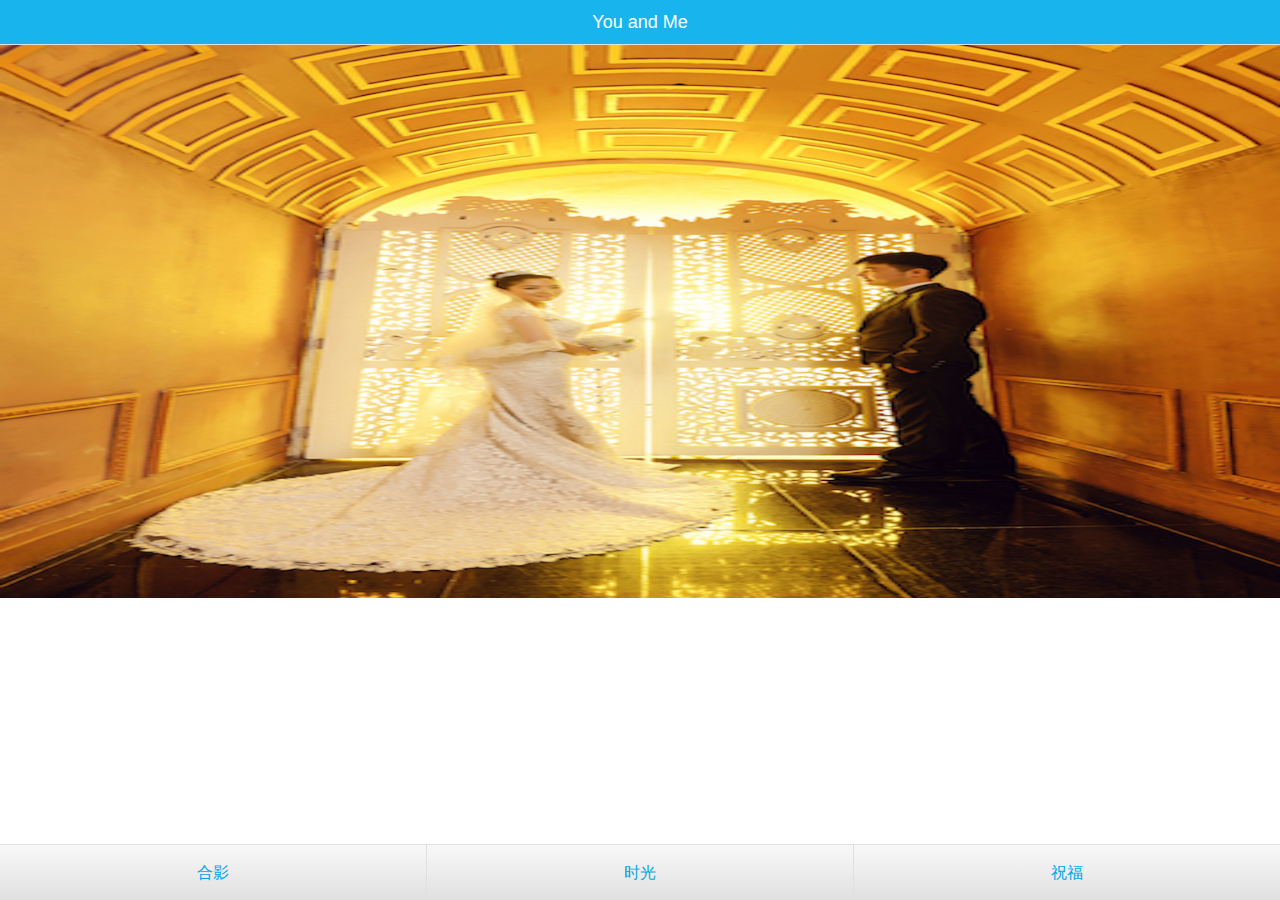
<file: index.html>
<!DOCTYPE html>
<html>

	<head lang="en">
		<meta charset="UTF-8">
		<meta name="viewport" content="initial-scale=1, maximum-scale=1, user-scalable=no">
		<meta name="format-detection" content="telephone=no">
		<title></title>
		<link rel="stylesheet" href="css/frozen.css">
		<link rel="stylesheet" href="css/demo.css">
		<script src="js/zepto.min.js"></script>
		<script src="js/frozen.js"></script>
		<style>

		</style>
	</head>

	<body ontouchstart>
		<header class="ui-header ui-header-positive ui-border-b">
			<h1>You and Me</h1>
		</header>
		<footer class="ui-footer ui-footer-btn">
			<ul class="ui-tiled ui-border-t">
				<li id="hy" class="ui-border-r">
					<div>合影</div>
				</li>
				<li id="sg" class="ui-border-r">
					<div>时光</div>
				</li>
				<li id="zf">
					<div >祝福</div>
				</li>
			</ul>
		</footer>
		<iframe id="main" src="photos.html" height="600" width="100%" scrolling="no" frameborder="0"></iframe>
			
		<!-- /.ui-container-->

		<!--<script src="js/digit.js"></script>
		<script src="js/countdown.js"></script>-->
		<script>
			var iFrame = document.getElementById("main");
			document.getElementById("zf").addEventListener("click",function(){
				window.location.href="wish.html";
			})
			document.getElementById("hy").addEventListener("click",function(){
				iFrame.src="photos.html";
			})
			document.getElementById("sg").addEventListener("click",function(){
				window.location.href="time.html";
			})
		</script>
	</body>

	<!--<body style="height: 100%;">
		<div>Wang Lei and Li Furong's wedding countdown:</div>
		<canvas id="canvas" style="height: 100%;">
        	当前浏览器不支持Canvas，请更换浏览器后再试
    </canvas> 
		<script src="js/zepto.min.js"></script>
        <script src="js/frozen.js"></script>
		<script src="js/digit.js"></script>
		<script src="js/countdown.js"></script>
	</body>-->

</html>
</file>
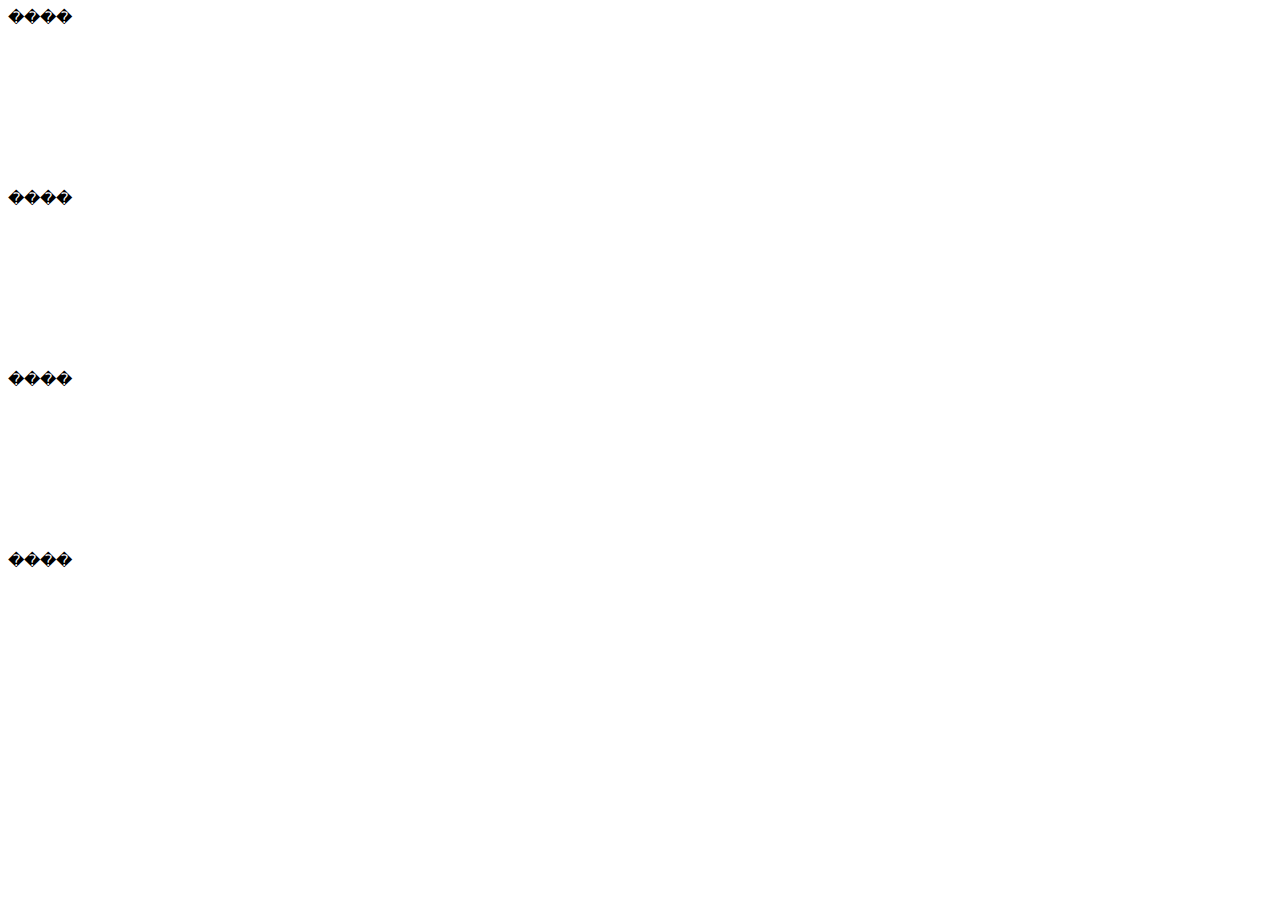
<file: iframe.html>
<!DOCTYPE html>
<html>
<head>
<meta charset="utf-8">
<title>��iframeǶ��ҳ��</title>
</head>
<body>

����<br/><br/><br/><br/><br/><br/><br/><br/><br/><br/>
����<br/><br/><br/><br/><br/><br/><br/><br/><br/><br/>
����<br/><br/><br/><br/><br/><br/><br/><br/><br/><br/>
����<br/><br/><br/><br/><br/><br/><br/><br/><br/><br/>

<iframe id="iframeC" name="iframeC" src="" width="0" height="0" style="display:none;" ></iframe>

<script type="text/javascript"> 
function sethash(){
    hashH = document.documentElement.scrollHeight; 
    urlC = "http://www.medicalcircle.cn/agent.html"; 
    document.getElementById("iframeC").src=urlC+"#"+hashH; 
}
window.onload=sethash;
</script>

</body>
</html>
</file>
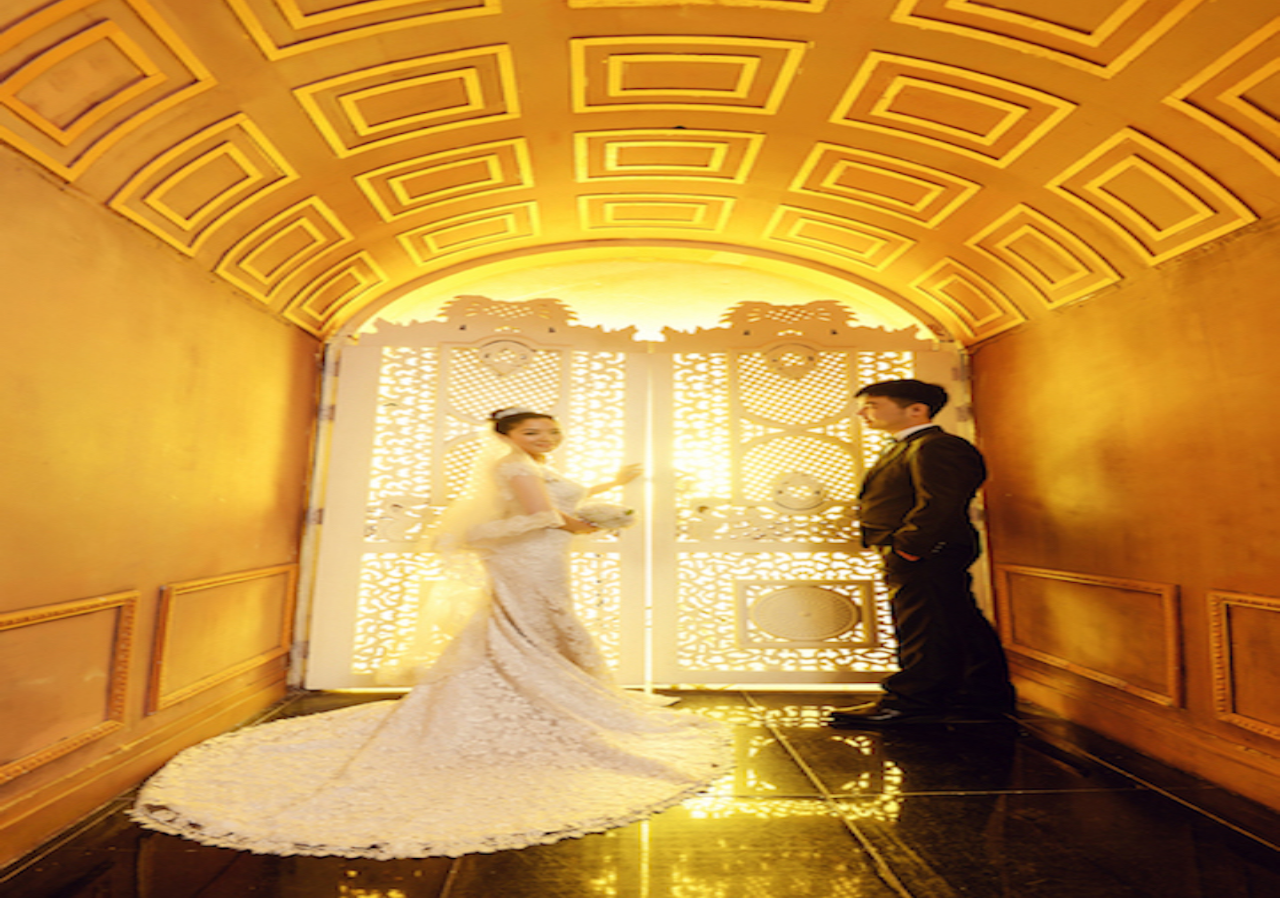
<file: photos.html>
<!DOCTYPE HTML>
<html>

	<head>
		<meta charset="UTF-8">
		<meta name="viewport" content="initial-scale=1, maximum-scale=1, user-scalable=no">
		<meta name="format-detection" content="telephone=no">
		<title>我和你的故事</title>
		<style>
			body {
				margin: 0;
				padding: 0;
				background: #fff;
				overflow: hidden;
			}
			
			li,
			ul {
				list-style: none;
				margin: 0;
				padding: 0;
				height: 100%;
				overflow: hidden;
			}
			/* 使得图片居中 webkit-box */
			
			li {
				position: absolute;
				display: -webkit-box;
				-webkit-box-pack: center;
				-webkit-box-align: center;
			}
			
			li img {
				max-width: 100%;
				max-height: 100%;
			}
			/* 隐藏画布外的内容 */
			
			#canvas {
				height: 100%;
				width: 100%;
				overflow: hidden;
			}
		</style>
	</head>

	<body>
		<!-- 外层画布 -->
		<div id="canvas"></div>
		<script type="text/javascript">
			//构造函数
			function Slider(opts) {
				//构造函数需要的参数
				this.wrap = opts.dom;
				this.list = opts.list;
				//构造三步奏
				this.init();
				this.renderDOM();
				this.bindDOM();
			}
			//第一步 -- 初始化
			Slider.prototype.init = function() {
				//设定窗口比率
				this.radio = window.innerHeight / window.innerWidth;
				//设定一页的宽度
				this.scaleW = window.innerWidth;
				//设定初始的索引值
				this.idx = 0;
			};
			//第二步 -- 根据数据渲染DOM
			Slider.prototype.renderDOM = function() {
				var wrap = this.wrap;
				var data = this.list;
				var len = data.length;
				this.outer = document.createElement('ul');
				//根据元素的
				for (var i = 0; i < len; i++) {
					var li = document.createElement('li');
					var item = data[i];
					li.style.width = window.innerWidth + 'px';
					li.style.webkitTransform = 'translate3d(' + i * this.scaleW + 'px, 0, 0)';
					if (item) {
						//根据窗口的比例与图片的比例来确定
						//图片是根据宽度来等比缩放还是根据高度来等比缩放
						if (item['height'] / item['width'] > this.radio) {
							li.innerHTML = '<img height="' + window.innerHeight + '" src="' + item['img'] + '">';
						} else {
							li.innerHTML = '<img width="' + window.innerWidth + '" src="' + item['img'] + '">';
						}
					}
					this.outer.appendChild(li);
				}
				//UL的宽度和画布宽度一致
				this.outer.style.cssText = 'width:' + this.scaleW + 'px';
				wrap.style.height = window.innerHeight + 'px';
				wrap.appendChild(this.outer);
			};
			Slider.prototype.goIndex = function(n) {
				var idx = this.idx;
				var lis = this.outer.getElementsByTagName('li');
				var len = lis.length;
				var cidx;
				//如果传数字 2,3 之类可以使得直接滑动到该索引
				if (typeof n == 'number') {
					cidx = idx;
					//如果是传字符则为索引的变化
				} else if (typeof n == 'string') {
					cidx = idx + n * 1;
				}
				//当索引右超出
				if (cidx > len - 1) {
					cidx = len - 1;
					//当索引左超出	
				} else if (cidx < 0) {
					cidx = 0;
				}
				//保留当前索引值
				this.idx = cidx;
				//改变过渡的方式，从无动画变为有动画
				lis[cidx].style.webkitTransition = '-webkit-transform 0.2s ease-out';
				lis[cidx - 1] && (lis[cidx - 1].style.webkitTransition = '-webkit-transform 0.2s ease-out');
				lis[cidx + 1] && (lis[cidx + 1].style.webkitTransition = '-webkit-transform 0.2s ease-out');
				//改变动画后所应该的位移值
				lis[cidx].style.webkitTransform = 'translate3d(0, 0, 0)';
				lis[cidx - 1] && (lis[cidx - 1].style.webkitTransform = 'translate3d(-' + this.scaleW + 'px, 0, 0)');
				lis[cidx + 1] && (lis[cidx + 1].style.webkitTransform = 'translate3d(' + this.scaleW + 'px, 0, 0)');
			};
			//第三步 -- 绑定 DOM 事件
			Slider.prototype.bindDOM = function() {
				var self = this;
				var scaleW = self.scaleW;
				var outer = self.outer;
				var len = self.list.length;
				//手指按下的处理事件
				var startHandler = function(evt) {
					//记录刚刚开始按下的时间
					self.startTime = new Date() * 1;
					//记录手指按下的坐标
					self.startX = evt.touches[0].pageX;
					//清除偏移量
					self.offsetX = 0;
					//事件对象
					var target = evt.target;
					while (target.nodeName != 'LI' && target.nodeName != 'BODY') {
						target = target.parentNode;
					}
					self.target = target;
				};
				//手指移动的处理事件
				var moveHandler = function(evt) {
					//兼容chrome android，阻止浏览器默认行为
					evt.preventDefault();
					//计算手指的偏移量
					self.offsetX = evt.targetTouches[0].pageX - self.startX;
					var lis = outer.getElementsByTagName('li');
					//起始索引
					var i = self.idx - 1;
					//结束索引
					var m = i + 3;
					//最小化改变DOM属性
					for (i; i < m; i++) {
						lis[i] && (lis[i].style.webkitTransition = '-webkit-transform 0s ease-out');
						lis[i] && (lis[i].style.webkitTransform = 'translate3d(' + ((i - self.idx) * self.scaleW + self.offsetX) + 'px, 0, 0)');
					}
				};
				//手指抬起的处理事件
				var endHandler = function(evt) {
					evt.preventDefault();
					//边界就翻页值
					var boundary = scaleW / 6;
					//手指抬起的时间值
					var endTime = new Date() * 1;
					//所有列表项
					var lis = outer.getElementsByTagName('li');
					//当手指移动时间超过300ms 的时候，按位移算
					if (endTime - self.startTime > 300) {
						if (self.offsetX >= boundary) {
							self.goIndex('-1');
						} else if (self.offsetX < 0 && self.offsetX < -boundary) {
							self.goIndex('+1');
						} else {
							self.goIndex('0');
						}
					} else {
						//优化
						//快速移动也能使得翻页
						if (self.offsetX > 50) {
							self.goIndex('-1');
						} else if (self.offsetX < -50) {
							self.goIndex('+1');
						} else {
							self.goIndex('0');
						}
					}
				};
				//绑定事件
				outer.addEventListener('touchstart', startHandler);
				outer.addEventListener('touchmove', moveHandler);
				outer.addEventListener('touchend', endHandler);
			};
			var list;

			function initList() {
				var listStr = "[";
				for (var i = 1; i < 51; i++) {
					listStr += "{img:'img/1 (" + i + ").jpg'},"
				}
				listStr = listStr.substring(0, listStr.length - 1)
				listStr += "]";
				list = eval(listStr);
			}
			initList();
			//初始化Slider 实例
			new Slider({
				dom: document.getElementById('canvas'),
				list: list
			});
		</script>
	</body>
</html>
</file>
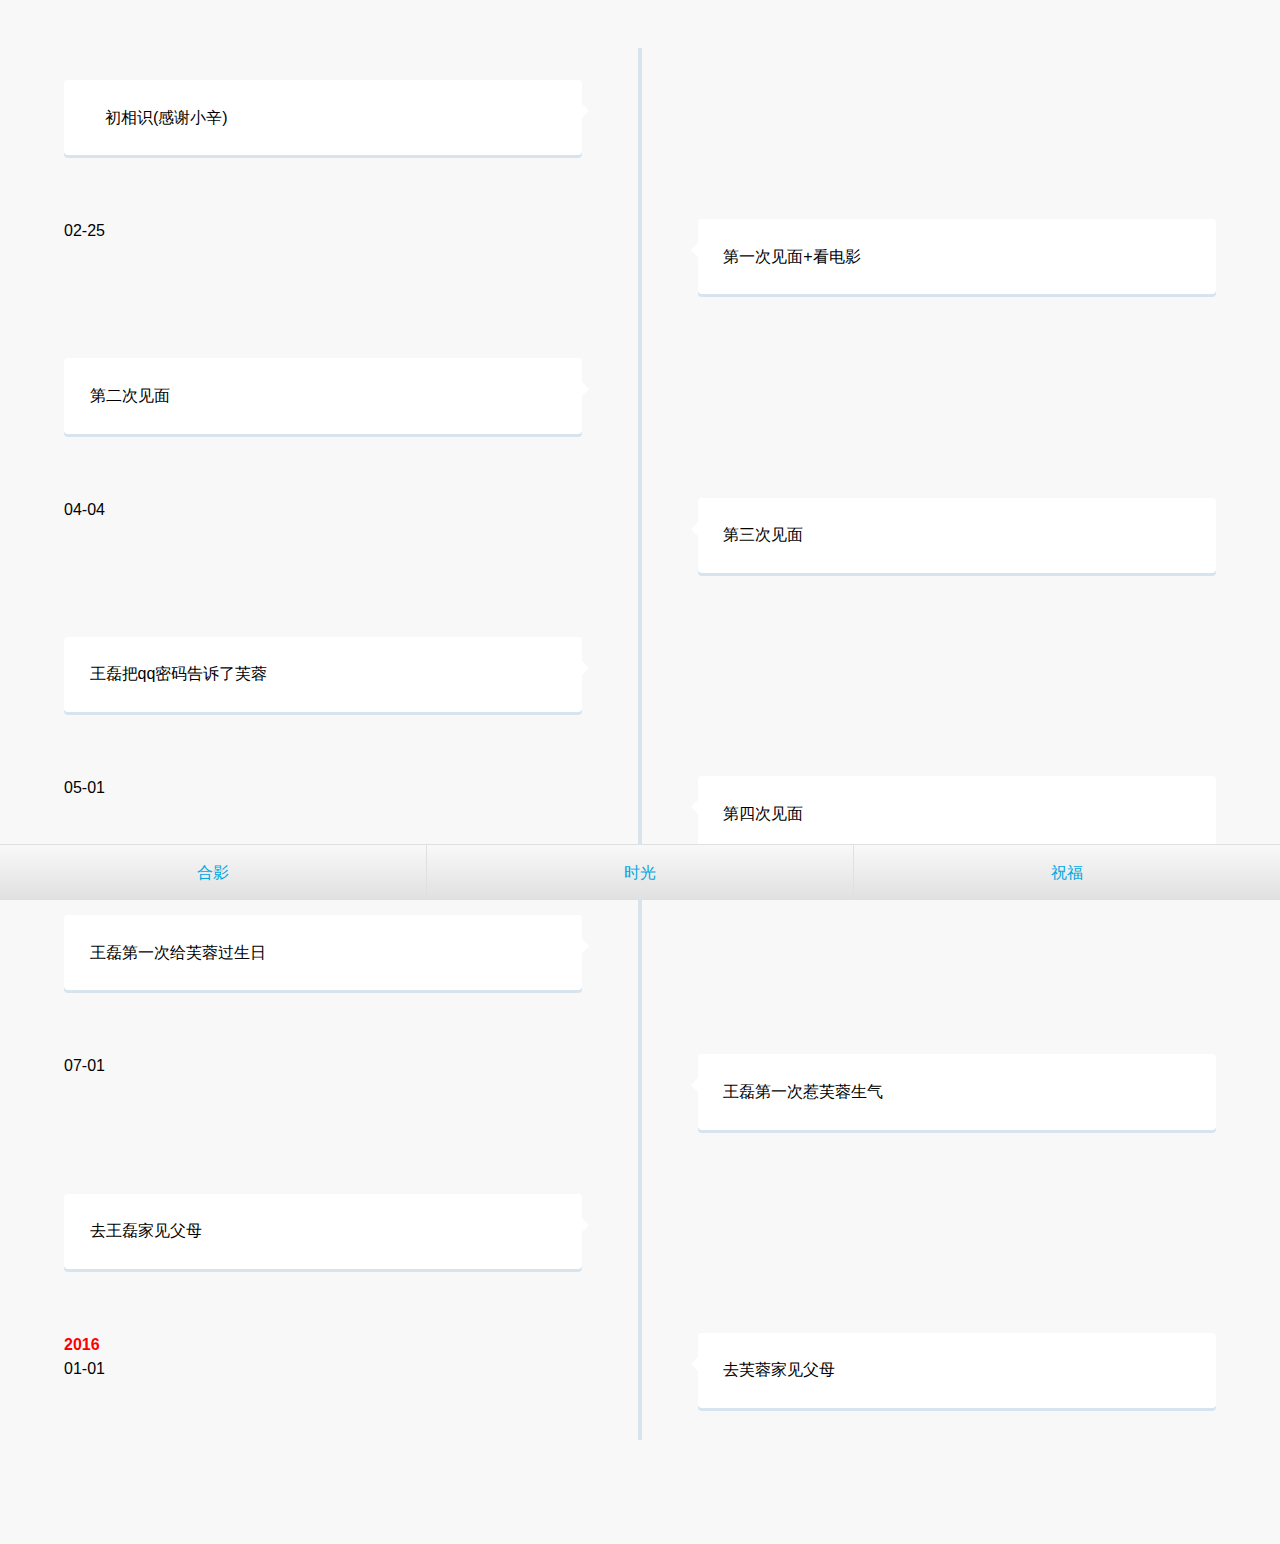
<file: time.html>
<!DOCTYPE HTML>
<html>

	<head>
		<meta charset="UTF-8">
		<meta name="viewport" content="initial-scale=1, maximum-scale=1, user-scalable=no">
		<meta name="format-detection" content="telephone=no">
		<title>我和你的故事</title>
		<link rel="stylesheet" href="css/style.css" />
		<link rel="stylesheet" href="css/frozen.css">
		<script type="text/javascript" src="js/zepto.min.js"></script>
		<script type="text/javascript" src="js/frozen.js"></script>
		<style type="text/css">
		   p{
		   	color: red;
		   	font-weight: bold;
		   }
		</style>
	</head>

	<body>
		<footer class="ui-footer ui-footer-btn">
			<ul class="ui-tiled ui-border-t">
				<li id="hy" class="ui-border-r">
					<div>合影</div>
				</li>
				<li id="sg" class="ui-border-r">
					<div>时光</div>
				</li>
				<li id="zf">
					<div>祝福</div>
				</li>
			</ul>
		</footer>
		<section id="cd-timeline" class="cd-container ui-container">
			<div class="cd-timeline-block">
				<div style="float: left;">
					<p>2015</p>
					<span class="cd-date">01-31</span>
				</div>
				<div class="cd-timeline-content">
					<h4>初相识(感谢小辛)</h4>
				</div>
			</div>
			<div class="cd-timeline-block">
				<div style="float: left;">
					<span class="cd-date">02-25</span>
				</div>
				<div class="cd-timeline-content">
					<h4>第一次见面+看电影</h4>
				</div>
			</div>
			<div class="cd-timeline-block">
				<div style="float: left;">
					<span class="cd-date">03-20</span>
				</div>
				<div class="cd-timeline-content">
					<h4>第二次见面</h4>
				</div>
			</div>
			<div class="cd-timeline-block">
				<div style="float: left;">
					<span class="cd-date">04-04</span>
				</div>
				<div class="cd-timeline-content">
					<h4>第三次见面</h4>
				</div>
			</div>
			<div class="cd-timeline-block">
				<div style="float: left;">
					<span class="cd-date">04-10</span>
				</div>
				<div class="cd-timeline-content">
					<h4>王磊把qq密码告诉了芙蓉</h4>
				</div>
			</div>
			<div class="cd-timeline-block">
				<div style="float: left;">
					<span class="cd-date">05-01</span>
				</div>
				<div class="cd-timeline-content">
					<h4>第四次见面</h4>
				</div>
			</div>
			<div class="cd-timeline-block">
				<div style="float: left;">
					<span class="cd-date">06-18</span>
				</div>
				<div class="cd-timeline-content">
					<h4>王磊第一次给芙蓉过生日</h4>
				</div>
			</div>
			<div class="cd-timeline-block">
				<div style="float: left;">
					<span class="cd-date">07-01</span>
				</div>
				<div class="cd-timeline-content">
					<h4>王磊第一次惹芙蓉生气</h4>
				</div>
			</div>
			<div class="cd-timeline-block">
				<div style="float: left;">
					<span class="cd-date">10-03</span>
				</div>
				<div class="cd-timeline-content">
					<h4>去王磊家见父母</h4>
				</div>
			</div>
			<div class="cd-timeline-block">
				<div style="float: left;">
					<p>2016</p>
					<span class="cd-date">01-01</span>
				</div>
				<div class="cd-timeline-content">
					<h4>去芙蓉家见父母</h4>
				</div>
			</div>
		</section>
		<script>
			document.getElementById("zf").addEventListener("tap",function(){
				window.location.href="wish.html";
			})
			document.getElementById("hy").addEventListener("tap",function(){
				window.location.href="index.html";
			})
			document.getElementById("sg").addEventListener("tap",function(){
				window.location.href="time.html";
			})
		</script>
	</body>

</html>
</file>
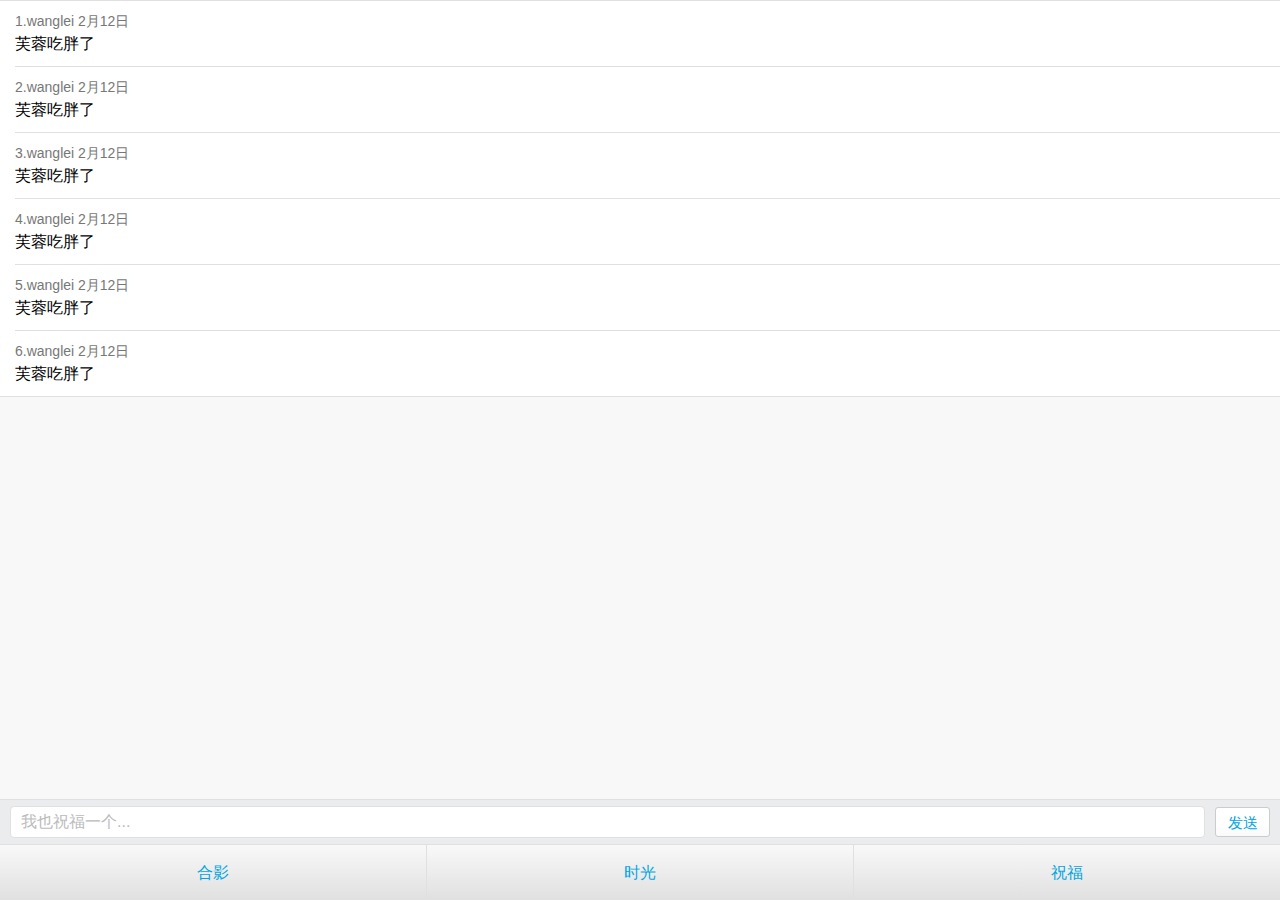
<file: wish.html>
<!DOCTYPE html>
<html>

	<head>
		<meta charset="UTF-8">
		<meta name="viewport" content="initial-scale=1, maximum-scale=1, user-scalable=no">
		<meta name="format-detection" content="telephone=no">
		<title>我和你的故事</title>
		<link rel="stylesheet" href="css/frozen.css">
		<script type="text/javascript" src="js/zepto.min.js"></script>
		<script type="text/javascript" src="js/frozen.js"></script>
		<script type="text/javascript" src="js/fx.js"></script>
		<script type="text/javascript" src="js/fx_method.js"></script>
	</head>

	<body ontouchstart>
		<!--<header class="ui-header ui-header-positive ui-border-b">
			<h1>You and Me</h1>
		</header>-->
		<footer class="ui-footer ui-footer-btn">
			<ul class="ui-tiled ui-border-t">
				<li id="hy" class="ui-border-r">
					<div>合影</div>
				</li>
				<li id="sg" class="ui-border-r">
					<div>时光</div>
				</li>
				<li id="zf">
					<div>祝福</div>
				</li>
			</ul>
		</footer>
		<section class="ui-container">
			<div id="con">
				<ul class="ui-list ui-list-pure ui-border-tb">
					<li class="ui-border-t">
						<p><span>1.wanglei </span><span class="date"> 2月12日</span></p>
						<h4>芙蓉吃胖了</h4>
					</li>
					<li class="ui-border-t">
						<p><span>2.wanglei </span><span class="date"> 2月12日</span></p>
						<h4>芙蓉吃胖了</h4>
					</li>
					<li class="ui-border-t">
						<p><span>3.wanglei </span><span class="date"> 2月12日</span></p>
						<h4>芙蓉吃胖了</h4>
					</li>
					<li class="ui-border-t">
						<p><span>4.wanglei </span><span class="date"> 2月12日</span></p>
						<h4>芙蓉吃胖了</h4>
					</li>
					<li class="ui-border-t">
						<p><span>5.wanglei </span><span class="date"> 2月12日</span></p>
						<h4>芙蓉吃胖了</h4>
					</li>
					<li class="ui-border-t">
						<p><span>6.wanglei </span><span class="date"> 2月12日</span></p>
						<h4>芙蓉吃胖了</h4>
					</li>

				</ul>
			</div>
			<section id="form" style="position: absolute;bottom: 56px;width:100%">
				<div class="demo-item">
					<div class="demo-block">
						<section class="ui-input-wrap ui-border-t">
							<div class="ui-input ui-border-radius">
								<input type="text" name="" value="" placeholder="我也祝福一个...">
							</div>
							<button class="ui-btn">发送</button>
						</section>
					</div>
				</div>
			</section>
		</section>

		<script>
			/*前台会议滚动*/
			(function() {
				setInterval(function() {
					var $ul = $("#con ul");
					var liHeight = $ul.find("li").last().height();
					$ul.animate({
						marginTop: liHeight + "px"
					}, 1000, function() {
						$ul.find("li").last().prependTo($ul)
						$ul.find("li").first().hide();
						$ul.css({
							marginTop: 0
						});
						$ul.find("li").first().fadeIn(1000);
					});
				}, 3000);
			})();
			document.getElementById("zf").addEventListener("tap",function(){
				window.location.href="wish.html";
			})
			document.getElementById("hy").addEventListener("tap",function(){
				window.location.href="index.html";
			})
			document.getElementById("sg").addEventListener("tap",function(){
				window.location.href="time.html";
			})
		</script>
	</body>

</html>
</file>
<file: css/frozen.css>
@charset "UTF-8";@media screen and (max-width:319px){html{font-size:85.33333px}}@media screen and (min-width:320px) and (max-width:359px){html{font-size:85.33333px}}@media screen and (min-width:360px) and (max-width:374px){html{font-size:96px}}@media screen and (min-width:375px) and (max-width:383px){html{font-size:100px}}@media screen and (min-width:384px) and (max-width:399px){html{font-size:102.4px}}@media screen and (min-width:400px) and (max-width:413px){html{font-size:106.66667px}}@media screen and (min-width:414px){html{font-size:110.4px}}body,div,dl,dt,dd,ul,ol,li,h1,h2,h3,h4,h5,h6,pre,code,form,fieldset,legend,input,textarea,p,blockquote,th,td,header,hgroup,nav,section,article,aside,footer,figure,figcaption,menu,button{margin:0;padding:0}body{font-family:"Helvetica Neue",Helvetica,STHeiTi,sans-serif;line-height:1.5;font-size:16px;color:#000;background-color:#f8f8f8;-webkit-user-select:none;-webkit-text-size-adjust:100%;-webkit-tap-highlight-color:transparent;outline:0}h1,h2,h3,h4,h5,h6{font-size:100%;font-weight:400}table{border-collapse:collapse;border-spacing:0}caption,th{text-align:left}fieldset,img{border:0}li{list-style:none}ins{text-decoration:none}del{text-decoration:line-through}input,button,textarea,select,optgroup,option{font-family:inherit;font-size:inherit;font-style:inherit;font-weight:inherit;outline:0}button{-webkit-appearance:none;border:0;background:0 0}a{-webkit-touch-callout:none;text-decoration:none}:focus{outline:0;-webkit-tap-highlight-color:transparent}em,i{font-style:normal}@font-face{font-family:iconfont;src:url(../font/iconfont.ttf) format("truetype")}.ui-icon,[class^=ui-icon-]{font-family:iconfont!important;font-size:32px;line-height:44px;font-style:normal;-webkit-font-smoothing:antialiased;-webkit-text-stroke-width:.2px;display:block;color:rgba(0,0,0,.5)}.ui-icon-close:before{content:""}.ui-icon-search:before{content:""}.ui-icon-return:before{content:""}.ui-icon-close,.ui-icon-search{color:#8e8e93}@font-face{font-family:iconfont;src:url(../font/iconfont-full.ttf) format("truetype")}.ui-icon,[class^=ui-icon-]{font-family:iconfont!important;font-size:32px;line-height:44px;font-style:normal;-webkit-font-smoothing:antialiased;-webkit-text-stroke-width:.2px;display:block;color:rgba(0,0,0,.5)}.ui-icon-add:before{content:"\f615"}.ui-icon-more:before{content:"\f616"}.ui-icon-arrow:before{content:"\f600"}.ui-icon-return:before{content:"\f614"}.ui-icon-checked:before{content:"\f601"}.ui-icon-checked-s:before{content:"\f602"}.ui-icon-info-block:before{content:"\f603"}.ui-icon-success-block:before{content:"\f604"}.ui-icon-warn-block:before{content:"\f605"}.ui-icon-info:before{content:"\f606"}.ui-icon-success:before{content:"\f607"}.ui-icon-warn:before{content:"\f608"}.ui-icon-next:before{content:"\f617"}.ui-icon-prev:before{content:"\f618"}.ui-icon-tag:before{content:"\f60d"}.ui-icon-tag-pop:before{content:"\f60f"}.ui-icon-tag-s:before{content:"\f60e"}.ui-icon-warn-lg:before{content:"\f609"}.ui-icon-close:before{content:"\f60a"}.ui-icon-close-progress:before{content:"\f619"}.ui-icon-close-page:before{content:"\f60b"}.ui-icon-emo:before{content:"\f61a"}.ui-icon-delete:before{content:"\f61b"}.ui-icon-search:before{content:"\f60c"}.ui-icon-order:before{content:"\f61c"}.ui-icon-news:before{content:"\f61d"}.ui-icon-personal:before{content:"\f61e"}.ui-icon-dressup:before{content:"\f61f"}.ui-icon-cart:before{content:"\f620"}.ui-icon-history:before{content:"\f621"}.ui-icon-wallet:before{content:"\f622"}.ui-icon-refresh:before{content:"\f623"}.ui-icon-thumb:before{content:"\f624"}.ui-icon-file:before{content:"\f625"}.ui-icon-hall:before{content:"\f626"}.ui-icon-voice:before{content:"\f627"}.ui-icon-unfold:before{content:"\f628"}.ui-icon-gototop:before{content:"\f629"}.ui-icon-share:before{content:"\f62a"}.ui-icon-home:before{content:"\f62b"}.ui-icon-pin:before{content:"\f62c"}.ui-icon-star:before{content:"\f62d"}.ui-icon-bugle:before{content:"\f62e"}.ui-icon-trend:before{content:"\f62f"}.ui-icon-unchecked:before{content:"\f610"}.ui-icon-unchecked-s:before{content:"\f611"}.ui-icon-play-active:before{content:"\f630"}.ui-icon-stop-active:before{content:"\f631"}.ui-icon-play:before{content:"\f632"}.ui-icon-stop:before{content:"\f633"}.ui-icon-set:before{content:"\f634"}.ui-icon-add-group:before{content:"\f635"}.ui-icon-add-people:before{content:"\f636"}.ui-icon-pc:before{content:"\f637"}.ui-icon-scan:before{content:"\f638"}.ui-icon-tag-svip:before{content:"\f613"}.ui-icon-tag-vip:before{content:"\f612"}.ui-icon-male:before{content:"\f639"}.ui-icon-female:before{content:"\f63a"}.ui-icon-collect:before{content:"\f63b"}.ui-icon-commented:before{content:"\f63c"}.ui-icon-like:before{content:"\f63d"}.ui-icon-liked:before{content:"\f63e"}.ui-icon-comment:before{content:"\f63f"}.ui-icon-collected:before{content:"\f640"}a{color:#00a5e0}em{color:#ff8444}::-webkit-input-placeholder{color:#bbb}h1{font-size:18px}h2{font-size:17px}h3,h4{font-size:16px}h5,.ui-txt-sub{font-size:14px}h6,.ui-txt-tips{font-size:12px}.ui-txt-default{color:#000}.ui-txt-white{color:#fff}.ui-txt-info{color:#777}.ui-txt-muted{color:#bbb}.ui-txt-warning,.ui-txt-red{color:#ff4222}.ui-txt-feeds{color:#314c83}.ui-txt-highlight{color:#ff8444}.ui-txt-justify{text-align:justify}.ui-txt-justify-one{text-align:justify;overflow:hidden;height:24px}.ui-txt-justify-one:after{display:inline-block;content:'';overflow:hidden;width:100%;height:0}.ui-border-t{border-top:1px solid #e0e0e0}.ui-border-b{border-bottom:1px solid #e0e0e0}.ui-border-tb{border-top:#e0e0e0 1px solid;border-bottom:#e0e0e0 1px solid;background-image:none}.ui-border-l{border-left:1px solid #e0e0e0}.ui-border-r{border-right:1px solid #e0e0e0}.ui-border{border:1px solid #e0e0e0}.ui-border-radius{border:1px solid #e0e0e0;border-radius:4px}@media screen and (-webkit-min-device-pixel-ratio:2){.ui-border-radius{position:relative;border:0}.ui-border-radius:before{content:"";width:200%;height:200%;position:absolute;top:0;left:0;border:1px solid #e0e0e0;-webkit-transform:scale(0.5);-webkit-transform-origin:0 0;padding:1px;-webkit-box-sizing:border-box;border-radius:8px;pointer-events:none}}@media screen and (-webkit-min-device-pixel-ratio:2){.ui-border{position:relative;border:0}.ui-border-t,.ui-border-b,.ui-border-l,.ui-border-r,.ui-border-tb{border:0}.ui-border-t{background-position:left top;background-image:-webkit-gradient(linear,left bottom,left top,color-stop(0.5,transparent),color-stop(0.5,#e0e0e0),to(#e0e0e0))}.ui-border-b{background-position:left bottom;background-image:-webkit-gradient(linear,left top,left bottom,color-stop(0.5,transparent),color-stop(0.5,#e0e0e0),to(#e0e0e0))}.ui-border-t,.ui-border-b,.ui-border-tb{background-repeat:repeat-x;-webkit-background-size:100% 1px}.ui-border-tb{background-image:-webkit-gradient(linear,left bottom,left top,color-stop(0.5,transparent),color-stop(0.5,#e0e0e0),to(#e0e0e0)),-webkit-gradient(linear,left top,left bottom,color-stop(0.5,transparent),color-stop(0.5,#e0e0e0),to(#e0e0e0));background-position:top,bottom}.ui-border-l{background-position:left top;background-image:-webkit-gradient(linear,right top,left top,color-stop(0.5,transparent),color-stop(0.5,#e0e0e0),to(#e0e0e0))}.ui-border-r{background-position:right top;background-image:-webkit-gradient(linear,left top,right top,color-stop(0.5,transparent),color-stop(0.5,#e0e0e0),to(#e0e0e0))}.ui-border-l,.ui-border-r{background-repeat:repeat-y;-webkit-background-size:1px 100%}.ui-border:after{content:"";width:100%;height:100%;position:absolute;top:0;left:0;background-image:-webkit-gradient(linear,left bottom,left top,color-stop(0.5,transparent),color-stop(0.5,#e0e0e0),to(#e0e0e0)),-webkit-gradient(linear,left top,right top,color-stop(0.5,transparent),color-stop(0.5,#e0e0e0),to(#e0e0e0)),-webkit-gradient(linear,left top,left bottom,color-stop(0.5,transparent),color-stop(0.5,#e0e0e0),to(#e0e0e0)),-webkit-gradient(linear,right top,left top,color-stop(0.5,transparent),color-stop(0.5,#e0e0e0),to(#e0e0e0));-webkit-background-size:100% 1px,1px 100%,100% 1px,1px 100%;background-size:100% 1px,1px 100%,100% 1px,1px 100%;-webkit-background-size:100% 1px,1px 100%,100% 1px,1px 100%;background-size:100% 1px,1px 100%,100% 1px,1px 100%;background-repeat:no-repeat;background-position:top,right,bottom,left;padding:1px;-webkit-box-sizing:border-box;z-index:10;pointer-events:none}}.ui-arrowlink{position:relative}.ui-arrowlink:before{font-family:iconfont!important;font-size:32px;line-height:44px;font-style:normal;-webkit-font-smoothing:antialiased;-webkit-text-stroke-width:.2px;display:block;color:rgba(0,0,0,.5);color:#c7c7c7;content:"";position:absolute;right:15px;top:50%;margin-top:-22px;margin-right:-10px}@media (max-width:320px){.ui-arrowlink:before{right:10px}}.ui-arrowlink.active{background:#e5e6e7}.ui-nowrap{max-width:100%;overflow:hidden;white-space:nowrap;text-overflow:ellipsis}.ui-nowrap-flex{display:-webkit-box;overflow:hidden;text-overflow:ellipsis;-webkit-box-orient:vertical;-webkit-line-clamp:1;-webkit-box-flex:1;height:inherit}.ui-nowrap-multi{display:-webkit-box;overflow:hidden;text-overflow:ellipsis;-webkit-box-orient:vertical;-webkit-line-clamp:2}.ui-placehold-wrap{padding-top:31.25%;position:relative}.ui-placehold{color:#bbb;position:absolute;top:0;width:100%;display:-webkit-box;-webkit-box-orient:vertical;-webkit-box-pack:center;-webkit-box-align:center;-webkit-box-sizing:border-box;text-align:center;height:100%;z-index:-1}.ui-placehold-img{padding-top:31.25%;position:relative}.ui-placehold-img>span{width:100%;height:100%;position:absolute;top:0;left:0;z-index:1;background-repeat:no-repeat;-webkit-background-size:cover}.ui-placehold-img img{width:100%;height:100%}.ui-grid,.ui-grid-trisect,.ui-grid-halve{padding-left:15px;padding-right:10px;overflow:hidden;padding-top:10px}@media (max-width:320px){.ui-grid,.ui-grid-trisect,.ui-grid-halve{padding-left:10px;padding-right:5px}}.ui-grid li,.ui-grid-trisect li,.ui-grid-halve li{padding-right:5px;padding-bottom:10px;float:left;position:relative;-webkit-box-sizing:border-box}.ui-grid-trisect>li{width:33.3333%}.ui-grid-trisect-img{padding-top:149.47%}.ui-grid-trisect h4{position:relative;margin:7px 0 3px}.ui-grid-trisect h4 span{display:inline-block;margin-left:12px;color:#777}.ui-grid-halve>li{width:50%}.ui-grid-halve-img{padding-top:55.17%}.ui-grid-trisect-img,.ui-grid-halve-img{position:relative;width:100%}.ui-grid-trisect-img>span,.ui-grid-halve-img>span{width:100%;height:100%;position:absolute;top:0;left:0;z-index:1;background-repeat:no-repeat;-webkit-background-size:cover}.ui-grid-trisect-img img,.ui-grid-halve-img img{width:100%;height:100%;position:absolute;left:0;top:0}.ui-grid-trisect-img.active,.ui-grid-halve-img.active{opacity:.5}.ui-row{display:block;overflow:hidden}.ui-col{float:left;-webkit-box-sizing:border-box;box-sizing:border-box;width:100%}.ui-col-10{width:10%}.ui-col-20{width:20%}.ui-col-25{width:25%}.ui-col-33{width:33.3333%}.ui-col-50{width:50%}.ui-col-67{width:66.6666%}.ui-col-75{width:75%}.ui-col-80{width:80%}.ui-col-90{width:90%}.ui-row-flex{display:-webkit-box;width:100%;-webkit-box-sizing:border-box}.ui-row-flex .ui-col{float:none;-webkit-box-flex:1;width:0}.ui-row-flex .ui-col-2{-webkit-box-flex:2}.ui-row-flex .ui-col-3{-webkit-box-flex:3}.ui-row-flex .ui-col-4{-webkit-box-flex:4}.ui-row-flex-ver{-webkit-box-orient:vertical}.ui-row-flex-ver .ui-col{width:100%;height:0}.ui-whitespace{padding-left:15px;padding-right:15px;-webkit-box-sizing:border-box;box-sizing:border-box}@media (max-width:320px){.ui-whitespace{padding-left:10px;padding-right:10px}}.ui-whitespace-left{padding-left:15px;-webkit-box-sizing:border-box;box-sizing:border-box}@media (max-width:320px){.ui-whitespace-left{padding-left:10px}}.ui-whitespace-right{padding-right:15px;-webkit-box-sizing:border-box;box-sizing:border-box}@media (max-width:320px){.ui-whitespace-right{padding-right:10px}}.ui-justify{text-align:justify;font-size:0}.ui-justify:after{content:'';display:inline-block;width:100%;height:0;overflow:hidden}.ui-justify li{display:inline-block;text-align:center}.ui-justify p{font-size:16px}.ui-justify-flex{width:100%;display:-webkit-box;-webkit-box-pack:justify;-webkit-justify-content:space-between}.ui-header,.ui-footer{position:fixed;width:100%;z-index:100;left:0}.ui-header{top:0;height:45px;line-height:45px}.ui-header-stable,.ui-header-positive{padding:0 10px;-webkit-box-sizing:border-box;box-sizing:border-box}.ui-header-stable,.ui-footer-stable{background-color:#f8f8f8}.ui-header-positive,.ui-footer-positive{background-color:#18b4ed;color:#fff}.ui-header-positive a,.ui-header-positive a:active,.ui-header-positive i,.ui-footer-positive a,.ui-footer-positive a:active,.ui-footer-positive i{color:#fff}.ui-footer-btn{background-image:-webkit-gradient(linear,left top,left bottom,color-stop(0,#f9f9f9),to(#e0e0e0));color:#00a5e0}.ui-footer-btn .ui-tiled{height:100%}.ui-footer{bottom:0;height:56px}.ui-header~.ui-container{border-top:45px solid transparent}.ui-footer~.ui-container{border-bottom:56px solid transparent}.ui-header h1{text-align:center;font-size:18px}.ui-header .ui-icon-return{position:absolute;left:0}.ui-header .ui-btn,.ui-header .ui-btn-lg,.ui-header .ui-btn-s{display:block;position:absolute;right:10px;top:50%;margin-top:-15px}.ui-center{width:100%;display:-webkit-box;-webkit-box-orient:vertical;-webkit-box-pack:center;-webkit-box-align:center;text-align:center;height:150px}.ui-flex,.ui-tiled{display:-webkit-box;width:100%;-webkit-box-sizing:border-box}.ui-flex-ver{-webkit-box-orient:vertical}.ui-flex-pack-start{-webkit-box-pack:start}.ui-flex-pack-end{-webkit-box-pack:end}.ui-flex-pack-center{-webkit-box-pack:center}.ui-flex-align-start{-webkit-box-align:start}.ui-flex-align-end{-webkit-box-align:end}.ui-flex-align-center{-webkit-box-align:center}.ui-tiled li{-webkit-box-flex:1;width:100%;text-align:center;display:-webkit-box;-webkit-box-orient:vertical;-webkit-box-pack:center;-webkit-box-align:center}.ui-badge,.ui-badge-muted,.ui-badge-num,.ui-badge-corner,.ui-badge-cornernum{display:inline-block;text-align:center;background:#f74c31;color:#fff;font-size:11px;height:16px;line-height:16px;-webkit-border-radius:8px;padding:0 6px;-webkit-background-clip:padding-box;background-clip:padding-box}.ui-badge-muted{background:#b6cae0}.ui-badge-num{height:19px;line-height:20px;font-size:12px;min-width:19px;-webkit-border-radius:10px}.ui-badge-wrap{position:relative;text-align:center}.ui-badge-corner{position:absolute;border:2px #fff solid;height:20px;line-height:20px;top:-4px;right:-9px}.ui-badge-cornernum{position:absolute;top:-4px;right:-9px;height:19px;line-height:19px;font-size:12px;min-width:19px;-webkit-border-radius:10px;top:-5px;right:-5px}.ui-reddot,.ui-reddot-border,.ui-reddot-s{position:relative;display:inline-block;line-height:22px;padding:0 6px}.ui-reddot:after,.ui-reddot-border:after,.ui-reddot-s:after{content:'';position:absolute;display:block;width:8px;height:8px;background-color:#f74c31;border-radius:5px;right:-3px;top:-3px;-webkit-background-clip:padding-box;background-clip:padding-box}.ui-reddot-static{display:block;width:8px;height:8px;padding:0}.ui-reddot-static:after{top:0;right:0}.ui-reddot-border:before{content:'';position:absolute;display:block;width:8px;height:8px;background-color:#fff;border-radius:5px;right:-4px;top:-4px;-webkit-background-clip:padding-box;background-clip:padding-box;padding:1px}.ui-reddot-s:after{width:6px;height:6px;top:-5px;right:-5px}.ui-avatar,.ui-avatar-lg,.ui-avatar-s,.ui-avatar-one,.ui-avatar-tiled{display:block;-webkit-background-size:cover;background-image:url([data-uri])}.ui-avatar{width:50px;height:50px;-webkit-border-radius:200px;overflow:hidden}.ui-avatar>span{width:100%;height:100%;display:block;overflow:hidden;background-repeat:no-repeat;-webkit-background-size:cover;-webkit-border-radius:200px}.ui-avatar-lg,.ui-avatar-one{width:70px;height:70px;-webkit-border-radius:200px;overflow:hidden}.ui-avatar-lg>span,.ui-avatar-one>span{width:100%;height:100%;display:block;overflow:hidden;background-repeat:no-repeat;-webkit-background-size:cover;-webkit-border-radius:200px}.ui-avatar-s{width:40px;height:40px;-webkit-border-radius:200px;overflow:hidden}.ui-avatar-s>span{width:100%;height:100%;display:block;overflow:hidden;background-repeat:no-repeat;-webkit-background-size:cover;-webkit-border-radius:200px}.ui-avatar-tiled{width:30px;height:30px;-webkit-border-radius:200px;overflow:hidden;display:inline-block}.ui-avatar-tiled>span{width:100%;height:100%;display:block;overflow:hidden;background-repeat:no-repeat;-webkit-background-size:cover;-webkit-border-radius:200px}.ui-label{display:inline-block;position:relative;line-height:30px;height:30px;padding:0 15px;border:1px solid #cacccd;border-radius:15px}@media screen and (-webkit-min-device-pixel-ratio:2){.ui-label{position:relative;border:0}.ui-label:before{content:"";width:200%;height:200%;position:absolute;top:0;left:0;border:1px solid #cacccd;-webkit-transform:scale(0.5);-webkit-transform-origin:0 0;padding:1px;-webkit-box-sizing:border-box;border-radius:30px;pointer-events:none}}.ui-label:active{background-color:#f3f2f2}.ui-label-list{margin:0 10px}.ui-label-list .ui-label{margin:0 10px 10px 0}.ui-label-s{font-size:11px;line-height:13px;display:inline-block;position:relative;padding:0 1px;color:#ff7f0d;border:1px solid #ff7f0d;border-radius:2px}@media screen and (-webkit-min-device-pixel-ratio:2){.ui-label-s{position:relative;border:0}.ui-label-s:before{content:"";width:200%;height:200%;position:absolute;top:0;left:0;border:1px solid #ff7f0d;-webkit-transform:scale(0.5);-webkit-transform-origin:0 0;padding:1px;-webkit-box-sizing:border-box;border-radius:4px;pointer-events:none}}.ui-label-s:active{background-color:#f3f2f2}.ui-label-s:after{content:"";position:absolute;top:-5px;bottom:-5px;left:-5px;right:-5px}.ui-tag-t,.ui-tag-hot,.ui-tag-new,.ui-tag-s-hot,.ui-tag-s-new,.ui-tag-pop-hot,.ui-tag-pop-new{position:relative}.ui-tag-t:before,.ui-tag-hot:before,.ui-tag-new:before,.ui-tag-s-hot:before,.ui-tag-s-new:before,.ui-tag-pop-hot:before,.ui-tag-pop-new:before,.ui-tag-t:after,.ui-tag-hot:after,.ui-tag-new:after,.ui-tag-s-hot:after,.ui-tag-s-new:after,.ui-tag-pop-hot:after,.ui-tag-pop-new:after{height:20px;left:0;top:0;z-index:9;display:block}.ui-tag-t:before,.ui-tag-hot:before,.ui-tag-new:before,.ui-tag-s-hot:before,.ui-tag-s-new:before,.ui-tag-pop-hot:before,.ui-tag-pop-new:before,.ui-tag-vip:before,.ui-tag-svip:before,.ui-tag-selected:after{font-family:iconfont!important;font-size:32px;line-height:44px;font-style:normal;-webkit-font-smoothing:antialiased;-webkit-text-stroke-width:.2px;display:block;color:rgba(0,0,0,.5);position:absolute}.ui-tag-t:before,.ui-tag-hot:before,.ui-tag-new:before,.ui-tag-s-hot:before,.ui-tag-s-new:before,.ui-tag-pop-hot:before,.ui-tag-pop-new:before{content:"";line-height:20px;color:red}.ui-tag-t:after,.ui-tag-hot:after,.ui-tag-new:after,.ui-tag-s-hot:after,.ui-tag-s-new:after,.ui-tag-pop-hot:after,.ui-tag-pop-new:after{position:absolute;content:'';width:22px;text-align:right;line-height:20px;font-size:12px;color:#fff;padding-right:14px}.ui-tag-b,.ui-tag-freelimit,.ui-tag-free,.ui-tag-last,.ui-tag-limit,.ui-tag-act,.ui-tag-xy,.ui-tag-vip,.ui-tag-svip{position:relative}.ui-tag-b:before,.ui-tag-freelimit:before,.ui-tag-free:before,.ui-tag-last:before,.ui-tag-limit:before,.ui-tag-act:before,.ui-tag-xy:before,.ui-tag-vip:before,.ui-tag-svip:before{position:absolute;font-size:10px;width:28px;height:13px;line-height:13px;bottom:0;right:0;z-index:9;color:#fff;border-radius:2px;text-align:center}.ui-tag-vip:before,.ui-tag-svip:before{font-size:32px;text-indent:-2px;border-radius:2px}.ui-tag-vip:before{background-color:red;color:#fffadf;content:""}.ui-tag-svip:before{background-color:#ffd400;color:#b7440e;content:""}.ui-tag-freelimit:before{background-color:#18b4ed;content:'\u9650\u514d'}.ui-tag-free:before{background-color:#5fb336;content:'\u514d\u8d39'}.ui-tag-last:before{background-color:#8f6adb;content:'\u7edd\u7248'}.ui-tag-limit:before{background-color:#3385e6;content:'\u9650\u91cf'}.ui-tag-act:before{background-color:#00c795;content:'\u6d3b\u52a8'}.ui-tag-xy:before{background-color:#d7ba42;content:'\u661f\u5f71'}.ui-tag-freemonthly:before{background-color:#ff7f0d;content:'\u5305\u6708'}.ui-tag-onsale:before{background-color:#00c795;content:'\u7279\u4ef7'}.ui-tag-hot:after,.ui-tag-s-hot:after,.ui-tag-pop-hot:after{content:'\u70ed'}.ui-tag-new:after,.ui-tag-s-new:after,.ui-tag-pop-new:after{content:'\u65b0'}.ui-tag-hot:before,.ui-tag-s-hot:before,.ui-tag-pop-hot:before{color:#ff7200}.ui-tag-s-hot:before,.ui-tag-s-new:before{content:"";left:-2px}.ui-tag-s-hot:after,.ui-tag-s-new:after{width:16px;padding-right:12px}.ui-tag-selected:after{content:"";color:#18b4ed;right:-5px;top:-5px;z-index:9;width:26px;height:26px;background:#fff;border-radius:13px;line-height:26px;text-indent:-3px}.ui-tag-wrap{display:inline-block;position:relative;padding-right:32px}.ui-tag-wrap .ui-tag-vip,.ui-tag-wrap .ui-tag-svip{position:static}.ui-tag-wrap .ui-tag-vip:before,.ui-tag-wrap .ui-tag-svip:before{top:50%;margin-top:-7px}.ui-tag-pop-hot:before,.ui-tag-pop-new:before{content:"";left:-10px;top:1px}.ui-tag-pop-hot:after,.ui-tag-pop-new:after{font-size:11px;padding-right:0;text-align:center;left:-5px}.ui-btn,.ui-btn-lg,.ui-btn-s{height:30px;line-height:30px;padding:0 11px;min-width:55px;display:inline-block;position:relative;text-align:center;font-size:15px;background-color:#fdfdfd;background-image:-webkit-gradient(linear,left top,left bottom,color-stop(0.5,#fff),to(#fafafa));vertical-align:top;color:#00a5e0;-webkit-box-sizing:border-box;-webkit-background-clip:padding-box;background-clip:padding-box;border:1px solid #cacccd;border-radius:3px}@media screen and (-webkit-min-device-pixel-ratio:2){.ui-btn,.ui-btn-lg,.ui-btn-s{position:relative;border:0}.ui-btn:before,.ui-btn-lg:before,.ui-btn-s:before{content:"";width:200%;height:200%;position:absolute;top:0;left:0;border:1px solid #cacccd;-webkit-transform:scale(0.5);-webkit-transform-origin:0 0;padding:1px;-webkit-box-sizing:border-box;border-radius:6px;pointer-events:none}}.ui-btn:not(.disabled):not(:disabled):active,.ui-btn-lg:not(.disabled):not(:disabled):active,.ui-btn-s:not(.disabled):not(:disabled):active,.ui-btn.active,.active.ui-btn-lg,.active.ui-btn-s{background:#f2f2f2;color:rgba(0,165,224,.5);-webkit-background-clip:padding-box;background-clip:padding-box}.ui-btn:after,.ui-btn-lg:after,.ui-btn-s:after{content:"";position:absolute;top:-7px;bottom:-7px;left:0;right:0}.ui-btn-primary{background-color:#18b4ed;border-color:#0baae4;background-image:-webkit-gradient(linear,left top,left bottom,color-stop(0.5,#1fbaf3),to(#18b4ed));color:#fff;-webkit-background-clip:padding-box;background-clip:padding-box}.ui-btn-primary:not(.disabled):not(:disabled):active,.ui-btn-primary.active{background:#1ca7da;border-color:#1ca7da;color:rgba(255,255,255,.5);-webkit-background-clip:padding-box;background-clip:padding-box}.ui-btn-danger{background-color:#f75549;background-image:-webkit-gradient(linear,left top,left bottom,color-stop(0.5,#fc6156),to(#f75549));color:#fff;border-color:#f43d30;-webkit-background-clip:padding-box;background-clip:padding-box}.ui-btn-danger:not(.disabled):not(:disabled):active,.ui-btn-danger.active{background:#e2574d;border-color:#e2574d;color:rgba(255,255,255,.5);-webkit-background-clip:padding-box;background-clip:padding-box}.ui-btn.disabled,.disabled.ui-btn-lg,.disabled.ui-btn-s,.ui-btn:disabled,.ui-btn-lg:disabled,.ui-btn-s:disabled{border:0;color:#ccc;background:#e9ebec;-webkit-background-clip:padding-box;background-clip:padding-box}.ui-btn-lg{font-size:18px;height:44px;line-height:44px;display:block;width:100%;border-radius:5px}.ui-btn-wrap{padding:15px 10px}@media (max-width:320px){.ui-btn-wrap{padding:10px}}.ui-btn-s{padding:0;width:55px;height:25px;line-height:25px;font-size:13px}@media screen and (-webkit-min-device-pixel-ratio:2){.ui-btn-primary:before{border:1px solid #0baae4}.ui-btn-danger:before{border:1px solid #f43d30}.ui-btn,.ui-btn-lg,.ui-btn-s{border:0}.ui-btn.disabled,.disabled.ui-btn-lg,.disabled.ui-btn-s,.ui-btn:disabled,.ui-btn-lg:disabled,.ui-btn-s:disabled,.ui-btn.disabled:before,.disabled.ui-btn-lg:before,.disabled.ui-btn-s:before,.ui-btn:disabled:before,.ui-btn-lg:disabled:before,.ui-btn-s:disabled:before{border:1px solid #e9ebec}.ui-btn-lg:before{border-radius:10px}}.ui-btn-progress{width:55px;padding:0;overflow:hidden}.ui-btn-progress .ui-btn-inner{position:absolute;left:0;top:0;height:100%;overflow:hidden;background-image:-webkit-gradient(linear,left top,left bottom,color-stop(0.5,#1fbaf3),to(#18b4ed));border-bottom-left-radius:3px;border-top-left-radius:3px}.ui-btn-progress .ui-btn-inner span{display:inline-block;color:#fff;position:absolute;width:55px;left:0}.ui-btn-progress.disabled,.ui-btn-progress:disabled{background-color:#fefefe;background-image:-webkit-gradient(linear,left top,left bottom,color-stop(0.5,#fff),to(#fafafa));color:#ccc;border:1px solid #cacccd;-webkit-background-clip:padding-box;background-clip:padding-box}@media screen and (-webkit-min-device-pixel-ratio:2){.ui-btn-progress.disabled,.ui-btn-progress:disabled{border:0}.ui-btn-progress.disabled:before,.ui-btn-progress:disabled:before{border:1px solid #cacccd}}.ui-btn-group{display:-webkit-box;width:100%;-webkit-box-sizing:border-box;box-sizing:border-box;-webkit-box-align:center}.ui-btn-group button{display:block;-webkit-box-flex:1;margin-right:10px}.ui-btn-group button:first-child{margin-left:10px}.ui-tips{padding:20px 15px;text-align:center;font-size:16px;color:#000}.ui-tips i{display:inline-block;width:32px;height:1px;vertical-align:top}.ui-tips i:before{font-family:iconfont!important;font-size:32px;line-height:44px;font-style:normal;-webkit-font-smoothing:antialiased;-webkit-text-stroke-width:.2px;display:block;color:rgba(0,0,0,.5);content:"";color:#0090ff;line-height:21px}.ui-tips-success i:before{content:"";color:#65d521}.ui-tips-warn i:before{content:"";color:#f76249}.ui-newstips-wrap{margin:20px 15px;text-align:center}.ui-newstips{background:#383939;position:relative;height:40px;line-height:40px;display:-webkit-inline-box;-webkit-box-align:center;padding-right:25px;border-radius:5px;font-size:14px;color:#fff;padding-left:15px}.ui-newstips .ui-avatar-tiled,.ui-newstips .ui-newstips-thumb,.ui-newstips i{display:block;margin-left:-5px;margin-right:10px}.ui-newstips .ui-newstips-thumb{width:30px;height:30px;position:relative}.ui-newstips .ui-newstips-thumb>span{display:block;width:100%;height:100%;z-index:1;background-repeat:no-repeat;-webkit-background-size:cover}.ui-newstips div{display:-webkit-box;overflow:hidden;text-overflow:ellipsis;-webkit-box-orient:vertical;-webkit-line-clamp:1;-webkit-box-flex:1;height:inherit}.ui-newstips:after{font-family:iconfont!important;font-size:32px;line-height:44px;font-style:normal;-webkit-font-smoothing:antialiased;-webkit-text-stroke-width:.2px;display:block;color:rgba(0,0,0,.5);color:#c7c7c7;content:"";position:absolute;right:15px;top:50%;margin-top:-22px;margin-right:-10px}@media (max-width:320px){.ui-newstips:after{right:10px}}.ui-newstips .ui-reddot,.ui-newstips .ui-reddot-border,.ui-newstips .ui-reddot-s,.ui-newstips .ui-badge-num{margin-left:10px;margin-right:5px}.ui-tooltips{width:100%;position:relative;z-index:99;overflow:hidden;-webkit-box-sizing:border-box;box-sizing:border-box}.ui-tooltips-cnt{background-color:#fff;line-height:44px;height:44px;padding-left:10px;padding-right:30px;max-width:100%;overflow:hidden;white-space:nowrap;text-overflow:ellipsis}.ui-tooltips-cnt .ui-icon-close:before{font-size:40px;color:rgba(0,0,0,.2);margin-left:-10px;position:absolute;right:0;top:0}.ui-tooltips-warn .ui-tooltips-cnt{background-color:rgba(255,242,183,.95);color:#000}.ui-tooltips-warn:active .ui-tooltips-cnt{background-color:#e1d498}.ui-tooltips-guide .ui-tooltips-cnt{color:#00a5e0;background-color:rgba(205,242,255,.95)}.ui-tooltips-guide .ui-tooltips-cnt .ui-icon-close:before{color:rgba(0,165,224,.2)}.ui-tooltips-guide:active .ui-tooltips-cnt{background-color:#b5dbe8}.ui-tooltips-cnt-link:after{font-family:iconfont!important;font-size:32px;line-height:44px;font-style:normal;-webkit-font-smoothing:antialiased;-webkit-text-stroke-width:.2px;display:block;color:rgba(0,0,0,.5);color:#c7c7c7;content:"";position:absolute;right:15px;top:50%;margin-top:-22px;margin-right:-10px;color:rgba(0,0,0,.5)}@media (max-width:320px){.ui-tooltips-cnt-link:after{right:10px}}.ui-tooltips-guide .ui-tooltips-cnt-link:after{color:#00aeef}.ui-tooltips-warn i{display:inline-block;margin-right:4px;margin-left:-4px;width:32px;height:1px;vertical-align:top}.ui-tooltips-warn i:before{font-family:iconfont!important;font-size:32px;line-height:44px;font-style:normal;-webkit-font-smoothing:antialiased;-webkit-text-stroke-width:.2px;display:block;color:rgba(0,0,0,.5);content:"";color:#f76249}.ui-table{width:100%;border-collapse:collapse}.ui-table th{font-weight:500}.ui-table td,.ui-table th{border-bottom:1px solid #e0e0e0;border-right:1px solid #e0e0e0;text-align:center}@media screen and (-webkit-min-device-pixel-ratio:2){.ui-table td,.ui-table th{position:relative;border-right:0;border-bottom:0}.ui-table td:after,.ui-table th:after{content:"";position:absolute;width:100%;height:100%;left:0;top:0;background-image:-webkit-gradient(linear,left top,right top,color-stop(0.5,transparent),color-stop(0.5,#e0e0e0),to(#e0e0e0)),-webkit-gradient(linear,left top,left bottom,color-stop(0.5,transparent),color-stop(0.5,#e0e0e0),to(#e0e0e0));-webkit-background-size:1px 100%,100% 1px;background-size:1px 100%,100% 1px;background-repeat:no-repeat;background-position:right,bottom;pointer-events:none}.ui-table tr td:last-child:after,.ui-table tr th:last-child:after{background-image:-webkit-gradient(linear,left top,left bottom,color-stop(0.5,transparent),color-stop(0.5,#e0e0e0),to(#e0e0e0));-webkit-background-size:100% 1px;background-size:100% 1px;background-repeat:no-repeat;background-position:bottom}.ui-table tr:last-child td:not(:last-child):after{background-image:-webkit-gradient(linear,left top,right top,color-stop(0.5,transparent),color-stop(0.5,#e0e0e0),to(#e0e0e0));-webkit-background-size:1px 100%;background-size:1px 100%;background-repeat:no-repeat;background-position:right}}.ui-table tr td:last-child,.ui-table tr th:last-child{border-right:0}.ui-table tr:last-child td{border-bottom:0}.ui-list{background-color:#fff;width:100%}.ui-list>li{position:relative;margin-left:15px;display:-webkit-box}.ui-list-pure>li{display:block}.ui-list-text>li,.ui-list-pure>li{position:relative;padding-top:10px;padding-bottom:10px;padding-right:15px;-webkit-box-align:center}.ui-list-text h4,.ui-list-text p{-webkit-box-flex:1}.ui-list-cover>li{padding-left:15px;margin-left:0}.ui-list>li.ui-border-t:first-child,.ui-list>li:first-child>.ui-border-t{border:0;background-image:none}.ui-list-thumb,.ui-list-thumb-s,.ui-list-img,.ui-list-icon{position:relative;margin:10px 10px 10px 0}.ui-list-thumb>span,.ui-list-thumb-s>span,.ui-list-img>span,.ui-list-icon>span{display:block;width:100%;height:100%;z-index:1;background-repeat:no-repeat;-webkit-background-size:cover}.ui-list-thumb{width:50px;height:50px}.ui-list-img{width:100px;height:68px}.ui-list-thumb-s{width:28px;height:28px}.ui-list-icon{width:40px;height:40px}.ui-list .ui-avatar,.ui-list .ui-avatar-s,.ui-list .ui-avatar-lg{margin:10px 10px 10px 0}.ui-list-info{-webkit-box-flex:1;padding-top:10px;padding-bottom:10px;display:-webkit-box;-webkit-box-orient:vertical;-webkit-box-pack:center;padding-right:15px}.ui-list-info p{color:#777;font-size:14px}.ui-list-text .ui-list-info{padding-top:0;padding-bottom:0}.ui-list li h4{font-size:16px}.ui-list:not(.ui-list-text) li>p,.ui-list li>h5{font-size:14px;color:#777}.ui-list-active>li:active,.ui-list li.active{background-color:#e5e6e7;padding-left:15px;margin-left:0}.ui-list-active>li:active,.ui-list>li.active,.ui-list>li.active>.ui-border-t,.ui-list>li.active+li>.ui-border-t,.ui-list>li.active+li.ui-border-t{background-image:none;border-top-color:#e5e6e7}.ui-list-link>li:after{font-family:iconfont!important;font-size:32px;line-height:44px;font-style:normal;-webkit-font-smoothing:antialiased;-webkit-text-stroke-width:.2px;display:block;color:rgba(0,0,0,.5);color:#c7c7c7;content:"";position:absolute;right:15px;top:50%;margin-top:-22px;margin-right:-10px}@media (max-width:320px){.ui-list-link>li:after{right:10px}}.ui-list-text.ui-list-link>li{padding-right:30px}.ui-list-link .ui-list-info{padding-right:30px}.ui-list-function .ui-list-info{padding-right:75px}.ui-list-function .ui-btn,.ui-list-function .ui-btn-lg,.ui-list-function .ui-btn-s{position:absolute;top:50%;right:15px;margin-top:-15px}.ui-list-function .ui-btn-s{margin-top:-12px}.ui-list-function.ui-list-link .ui-list-info{padding-right:90px}.ui-list-function.ui-list-link .ui-btn,.ui-list-function.ui-list-link .ui-btn-lg,.ui-list-function.ui-list-link .ui-btn-s{right:30px}.ui-list-function li{-webkit-box-align:inherit}.ui-list-one>li{padding-top:0;padding-bottom:0;line-height:44px}.ui-list-one .ui-list-info{-webkit-box-orient:horizontal;-webkit-box-align:center}.ui-list-one h4{-webkit-box-flex:1}@media (max-width:320px){.ui-list>li{margin-left:10px}.ui-list-text>li,.ui-list-pure>li,.ui-list-info{padding-right:10px}.ui-list-cover>li,.ui-list-active>li:active,.ui-list li.active{padding-left:10px}.ui-list-text.ui-list-link>li{padding-right:25px}.ui-list-function .ui-list-info{padding-right:70px}.ui-list-function .ui-btn,.ui-list-function .ui-btn-lg,.ui-list-function .ui-btn-s{right:10px}.ui-list-function.ui-list-link .ui-list-info{padding-right:85px}.ui-list-function.ui-list-link .ui-btn,.ui-list-function.ui-list-link .ui-btn-lg,.ui-list-function.ui-list-link .ui-btn-s{right:25px}}.ui-notice{width:100%;height:100%;z-index:99;display:-webkit-box;-webkit-box-orient:vertical;-webkit-box-pack:center;-webkit-box-align:center;position:absolute;text-align:center}.ui-notice>i{display:block;margin-bottom:20px}.ui-notice>i:before{font-family:iconfont!important;font-size:32px;line-height:44px;font-style:normal;-webkit-font-smoothing:antialiased;-webkit-text-stroke-width:.2px;display:block;color:rgba(0,0,0,.5);content:"";font-size:100px;line-height:100px;color:rgba(0,0,0,.3)}.ui-notice p{font-size:16px;line-height:20px;color:#bbb;text-align:center;padding:0 15px}.ui-notice-btn{width:100%;-webkit-box-sizing:border-box;padding:50px 15px 15px}.ui-notice-btn button{margin:10px 0}.ui-form{background-color:#fff}.ui-form-item-order.active{background-color:#e5e6e7}.ui-form-item{position:relative;font-size:16px;height:44px;line-height:44px;padding-right:15px;padding-left:15px}.ui-form-item label:not(.ui-switch):not(.ui-checkbox):not(.ui-checkbox-s):not(.ui-radio){width:95px;position:absolute;text-align:left;-webkit-box-sizing:border-box;box-sizing:border-box}.ui-form-item input,.ui-form-item textarea{width:100%;-webkit-box-sizing:border-box;box-sizing:border-box;-webkit-appearance:none;border:0;background:0 0;padding-left:95px}.ui-form-item input[type=checkbox],.ui-form-item input[type=radio]{padding-left:0}.ui-form-item .ui-icon-close{position:absolute;top:0;right:6px}@media (max-width:320px){.ui-form-item .ui-icon-close{right:1px}}@media (max-width:320px){.ui-form-item{padding-left:10px;padding-right:10px}}.ui-form-item-textarea{height:65px}.ui-form-item-textarea label{vertical-align:top}.ui-form-item-textarea textarea{margin-top:15px;border:0}.ui-form-item-textarea textarea:focus{outline:0}.ui-form-item-link>li:after{font-family:iconfont!important;font-size:32px;line-height:44px;font-style:normal;-webkit-font-smoothing:antialiased;-webkit-text-stroke-width:.2px;display:block;color:rgba(0,0,0,.5);color:#c7c7c7;content:"";position:absolute;right:15px;top:50%;margin-top:-22px;margin-right:-10px}@media (max-width:320px){.ui-form-item-link>li:after{right:10px}}.ui-form-item-l label,.ui-form-item-r button{color:#00a5e0;text-align:center}.ui-form-item-r .ui-icon-close{right:125px}.ui-form-item-l input:not([type=checkbox]):not([type=radio]){padding-left:115px;-webkit-box-sizing:border-box;box-sizing:border-box}.ui-form-item-r{padding-right:0}.ui-form-item-r input:not([type=checkbox]):not([type=radio]){padding-left:0;padding-right:150px;-webkit-box-sizing:border-box;box-sizing:border-box}.ui-form-item-r button{width:110px;height:44px;position:absolute;top:0;right:0}.ui-form-item-r button.disabled{color:#bbb}.ui-form-item-r button:not(.disabled):active{background-color:#e5e6e7}.ui-form-item-pure input,.ui-form-item-pure textarea{padding-left:0}.ui-form-item-show label{color:#777}.ui-form-item-link:after{font-family:iconfont!important;font-size:32px;line-height:44px;font-style:normal;-webkit-font-smoothing:antialiased;-webkit-text-stroke-width:.2px;display:block;color:rgba(0,0,0,.5);color:#c7c7c7;content:"";position:absolute;right:15px;top:50%;margin-top:-22px;margin-right:-10px}@media (max-width:320px){.ui-form-item-link:after{right:10px}}.ui-form-item-checkbox,.ui-form-item-radio,.ui-form-item-switch{display:-webkit-box;-webkit-box-align:center}.ui-checkbox,.ui-checkbox-s{display:inline-block}.ui-checkbox input,.ui-checkbox-s input{display:inline-block;width:25px;height:1px;position:relative;overflow:visible;border:0;background:0 0;-webkit-appearance:none;outline:0;margin-right:8px;vertical-align:middle}.ui-checkbox input:before,.ui-checkbox-s input:before{font-family:iconfont!important;font-size:32px;line-height:44px;font-style:normal;-webkit-font-smoothing:antialiased;-webkit-text-stroke-width:.2px;display:block;color:rgba(0,0,0,.5);content:"";color:#18b4ed;position:absolute;top:-22px;left:-4px;color:#dedfe0}.ui-checkbox input:checked:before,.ui-checkbox-s input:checked:before{content:"";color:#18b4ed}.ui-checkbox-s input:before{content:""}.ui-checkbox-s input:checked:before{content:""}.ui-switch{position:absolute;font-size:16px;right:15px;top:50%;margin-top:-16px;width:52px;height:32px;line-height:32px}@media (max-width:320px){.ui-switch{right:10px}}.ui-switch input{width:52px;height:32px;position:absolute;z-index:2;border:0;background:0 0;-webkit-appearance:none;outline:0}.ui-switch input:before{content:'';width:50px;height:30px;border:1px solid #dfdfdf;background-color:#fdfdfd;border-radius:20px;cursor:pointer;display:inline-block;position:relative;vertical-align:middle;-webkit-box-sizing:content-box;box-sizing:content-box;border-color:#dfdfdf;-webkit-box-shadow:#dfdfdf 0 0 0 0 inset;box-shadow:#dfdfdf 0 0 0 0 inset;-webkit-transition:border .4s,-webkit-box-shadow .4s;transition:border .4s,box-shadow .4s;-webkit-background-clip:content-box;background-clip:content-box}.ui-switch input:checked:before{border-color:#64bd63;-webkit-box-shadow:#64bd63 0 0 0 16px inset;box-shadow:#64bd63 0 0 0 16px inset;background-color:#64bd63;transition:border .4s,box-shadow .4s,background-color 1.2s;-webkit-transition:border .4s,-webkit-box-shadow .4s,background-color 1.2s;background-color:#64bd63}.ui-switch input:checked:after{left:21px}.ui-switch input:after{content:'';width:30px;height:30px;position:absolute;top:1px;left:0;border-radius:100%;background-color:#fff;-webkit-box-shadow:0 1px 3px rgba(0,0,0,.4);box-shadow:0 1px 3px rgba(0,0,0,.4);-webkit-transition:left .2s;transition:left .2s}.ui-radio{line-height:25px;display:inline-block}.ui-radio input{display:inline-block;width:26px;height:26px;position:relative;overflow:visible;border:0;background:0 0;-webkit-appearance:none;outline:0;margin-right:8px;vertical-align:middle}.ui-radio input:before{content:'';display:block;width:24px;height:24px;border:1px solid #dfe0e1;border-radius:13px;-webkit-background-clip:padding-box;background-clip:padding-box;position:absolute;left:0;top:0}.ui-radio input:checked:after{content:'';display:block;width:14px;height:14px;background:#18b4ed;border-radius:7px;position:absolute;left:6px;top:6px}.ui-select{position:relative;margin-right:6px}.ui-select select{-webkit-appearance:none;border:0;background:0 0;width:100%;padding-right:14px}.ui-select:after{position:absolute;top:50%;right:0;margin-top:-4px;width:0;height:0;border-top:6px solid;border-right:5px solid transparent;border-left:5px solid transparent;color:#a6a6a6;content:"";pointer-events:none}.ui-select-group{margin-left:95px;overflow:hidden}.ui-select-group .ui-select{float:left}.ui-form-item>.ui-select{margin-left:95px}.ui-input-wrap{background-color:#ebeced;height:44px;display:-webkit-box;-webkit-box-align:center}.ui-input-wrap .ui-btn,.ui-input-wrap .ui-btn-lg,.ui-input-wrap .ui-btn-s,.ui-input-wrap i{margin-right:10px}.ui-input{height:30px;line-height:30px;margin:7px 10px;background:#fff;padding-left:10px;-webkit-box-flex:1}.ui-input input{width:100%;height:100%;border:0;background:0 0;-webkit-appearance:none;outline:0}.ui-searchbar-wrap{display:-webkit-box;-webkit-box-pack:center;-webkit-box-align:center;background-color:#ebeced;height:44px}.ui-searchbar-wrap button{margin-right:10px}.ui-searchbar-wrap .ui-searchbar-cancel{color:#00a5e0;font-size:16px;padding:4px 8px}.ui-searchbar-wrap .ui-searchbar-input,.ui-searchbar-wrap button,.ui-searchbar-wrap .ui-icon-close{display:none}.ui-searchbar-wrap.focus{-webkit-box-pack:start}.ui-searchbar-wrap.focus .ui-searchbar-input,.ui-searchbar-wrap.focus button,.ui-searchbar-wrap.focus .ui-icon-close{display:block}.ui-searchbar-wrap.focus .ui-searchbar-text{display:none}.ui-searchbar{border-radius:5px;margin:0 10px;background:#fff;height:30px;line-height:30px;position:relative;padding-left:4px;-webkit-box-flex:1;display:-webkit-box;-webkit-box-pack:center;-webkit-box-align:center;color:#bbb;font-size:14px;width:100%}.ui-searchbar input{-webkit-appearance:none;border:0;background:0 0;color:#000;width:100%;padding:4px 0}.ui-searchbar .ui-icon-search{line-height:30px}.ui-searchbar .ui-icon-close{line-height:30px}.ui-searchbar-input{-webkit-box-flex:1}@media screen and (-webkit-min-device-pixel-ratio:2){.ui-searchbar.ui-border-radius:before{border-radius:10px}}.ui-slider{width:100%;overflow:hidden;position:relative;padding-top:31.25%}.ui-slider-content{display:-webkit-box;position:absolute;left:0;top:0;height:100%}.ui-slider-content>li{-webkit-box-flex:1;width:100%;height:100%}.ui-slider-content>li img{display:block;width:100%}.ui-slider-content>li span{display:block;width:100%;height:100%;background-repeat:no-repeat;-webkit-background-size:100% 100%}.ui-slider-content>li.active{opacity:.5}.ui-slider-indicators{position:absolute;display:-webkit-box;-webkit-box-pack:end;width:100%;bottom:10px;right:4px;font-size:0}.ui-slider-indicators li{display:block;text-indent:100%;white-space:nowrap;overflow:hidden;font-size:0;width:7px;height:7px;background-color:rgba(0,0,0,.3);border-radius:10px;margin-right:6px;-webkit-box-sizing:border-box;-webkit-background-clip:padding-box;background-clip:padding-box;position:relative}.ui-slider-indicators li.current:before{content:'';position:absolute;background-color:#fff;left:1px;top:1px;width:5px;height:5px;border-radius:10px;-webkit-box-sizing:border-box;-webkit-background-clip:padding-box;background-clip:padding-box}.ui-slider-indicators-center{-webkit-box-pack:center;right:0}.ui-panel{overflow:hidden;margin-bottom:10px}.ui-panel .ui-grid-halve,.ui-panel .ui-grid-trisect{padding-top:0}.ui-panel h1,.ui-panel h2,.ui-panel h3{padding-left:15px;padding-right:15px;line-height:44px;position:relative;overflow:hidden;display:-webkit-box}@media (max-width:320px){.ui-panel h1,.ui-panel h2,.ui-panel h3{padding-left:10px;padding-right:10px}}.ui-panel h1 span,.ui-panel h2 span,.ui-panel h3 span{display:block}.ui-panel-card,.ui-panel-simple{background-color:#fff}.ui-panel-pure h2,.ui-panel-pure h3{color:#777}.ui-panel-simple{margin-bottom:0}.ui-panel-subtitle{font-size:14px;color:#777;margin-left:10px}.ui-panel-title-tips{font-size:12px;color:#777;position:absolute;right:15px}@media (max-width:320px){.ui-panel-title-tips{right:10px}}.ui-arrowlink .ui-panel-title-tips{right:30px}@media (max-width:320px){.ui-arrowlink .ui-panel-title-tips{right:25px}}.ui-progress{overflow:hidden;width:100%;height:2px;font-size:0;background-color:#e2e2e2;-webkit-box-sizing:border-box;box-sizing:border-box}.ui-progress span{display:block;width:0;background:#65d521;height:100%;font-size:0}.ui-grid-trisect li .ui-progress,.ui-grid-halve li .ui-progress{position:absolute;height:13px;bottom:0;z-index:9;border:5px solid rgba(248,248,248,.9)}.ui-grid-trisect li .ui-progress span,.ui-grid-halve li .ui-progress span{border-radius:3px}.ui-tab{width:100%;overflow:hidden}.ui-tab-nav{width:100%;background-color:#fff;display:box;display:-webkit-box;font-size:16px;height:45px;-webkit-box-sizing:border-box;box-sizing:border-box}.ui-tab-content{display:-webkit-box}.ui-tab-content>li{-webkit-box-flex:1;width:100%}.ui-tab-nav li{height:45px;line-height:45px;min-width:70px;box-flex:1;-webkit-box-flex:1;text-align:center;color:#777;-webkit-box-sizing:border-box;box-sizing:border-box;border-bottom:2px solid transparent;width:100%}.ui-tab-nav li.current{color:#00a5e0;border-bottom:2px #00a5e0 solid}.ui-tab-nav li:active{opacity:.8}.ui-loading-wrap{display:-webkit-box;-webkit-box-pack:center;-webkit-box-align:center;text-align:center;height:40px}.ui-loading{width:20px;height:20px;display:block;background:url(../img/loading_sprite.png);-webkit-background-size:auto 20px;-webkit-animation:am-rotate 1s steps(12) infinite}.ui-loading-bright{width:37px;height:37px;display:block;background-image:url(../img/loading_sprite_white.png);-webkit-background-size:auto 37px;-webkit-animation:am-rotate2 1s steps(12) infinite}.ui-loading-wrap .ui-loading{margin:10px}.ui-loading-block{position:fixed;top:0;left:0;width:100%;height:100%;z-index:9999;display:-webkit-box;-webkit-box-orient:horizontal;-webkit-box-pack:center;-webkit-box-align:center;background:rgba(0,0,0,.4);display:none;background:transparent}.ui-loading-block .ui-loading-cnt{width:130px;height:110px;display:-webkit-box;-webkit-box-orient:vertical;-webkit-box-align:center;text-align:center;background:rgba(0,0,0,.65);border-radius:6px;color:#fff;font-size:16px}.ui-loading-block .ui-loading-bright{margin:18px 0 8px}.ui-loading-block.show{display:-webkit-box;display:box}@-webkit-keyframes am-rotate{from{background-position:0 0}to{background-position:-240px 0}}@-webkit-keyframes am-rotate2{from{background-position:0 0}to{background-position:-444px 0}}.ui-poptips{width:100%;position:fixed;top:0;left:0;z-index:999;padding:0 10px;-webkit-box-sizing:border-box;box-sizing:border-box}.ui-poptips-cnt{background-color:rgba(0,0,0,.6);line-height:40px;height:40px;color:#fff;font-size:16px;text-align:center;border-bottom-left-radius:3px;border-bottom-right-radius:3px;max-width:100%;overflow:hidden;white-space:nowrap;text-overflow:ellipsis}.ui-poptips-cnt i{display:inline-block;width:32px;height:1px;vertical-align:top}.ui-poptips-cnt i:before{font-family:iconfont!important;font-size:32px;line-height:44px;font-style:normal;-webkit-font-smoothing:antialiased;-webkit-text-stroke-width:.2px;display:block;color:rgba(0,0,0,.5);margin-right:2px;margin-left:4px;color:#fff;line-height:40px}.ui-poptips-info i:before{content:""}.ui-poptips-success i:before{content:""}.ui-poptips-warn i:before{content:""}.ui-dialog{position:fixed;top:0;left:0;width:100%;height:100%;z-index:9999;display:-webkit-box;-webkit-box-orient:horizontal;-webkit-box-pack:center;-webkit-box-align:center;background:rgba(0,0,0,.4);display:none}.ui-dialog.show{display:-webkit-box;display:box}.ui-dialog-hd{height:48px;line-height:48px;text-align:center;position:relative}.ui-dialog-cnt{border-radius:6px;width:270px;-webkit-background-clip:padding-box;background-clip:padding-box;pointer-events:auto;background-color:rgba(253,253,253,.95);position:relative;font-size:16px}.ui-dialog-bd{min-height:71px;border-top-left-radius:6px;border-top-right-radius:6px;padding:18px;display:-webkit-box;display:box;-webkit-box-pack:center;-webkit-box-align:center;-webkit-box-orient:vertical}.ui-dialog-bd>h4{margin-bottom:4px;width:100%;text-align:center}.ui-dialog-bd>div,.ui-dialog-bd>ul{width:100%}.ui-dialog-ft{border-bottom-left-radius:6px;border-bottom-right-radius:6px;display:-webkit-box;width:100%;-webkit-box-sizing:border-box;box-sizing:border-box;-webkit-box-align:center;border-top:1px solid #e0e0e0;height:42px;line-height:42px}.ui-dialog-close:before{font-family:iconfont!important;font-size:32px;line-height:44px;font-style:normal;-webkit-font-smoothing:antialiased;-webkit-text-stroke-width:.2px;display:block;color:rgba(0,0,0,.5);content:"";color:#828282;display:block;line-height:32px;position:absolute;top:3px;right:3px}.ui-dialog-close:active{opacity:.5}.ui-dialog-ft button{color:#00a5e0;text-align:center;border-right:1px #e0e0e0 solid;width:100%;line-height:42px;background:transparent;display:block;margin:0!important;-webkit-box-flex:1}.ui-dialog-ft button:active{background-color:rgba(0,0,0,.1)!important}.ui-dialog-ft button:first-child{border-bottom-left-radius:6px}.ui-dialog-ft button:last-child{border-right:0;border-bottom-right-radius:6px}@media screen and (-webkit-min-device-pixel-ratio:2){.ui-dialog-ft{position:relative;border:0;background-position:left top;background-image:-webkit-gradient(linear,left bottom,left top,color-stop(0.5,transparent),color-stop(0.5,#e0e0e0),to(#e0e0e0));background-repeat:repeat-x;-webkit-background-size:100% 1px}.ui-dialog-ft button{border-right:0;background-position:right top;background-image:-webkit-gradient(linear,left top,right top,color-stop(0.5,transparent),color-stop(0.5,#e0e0e0),to(#e0e0e0));background-repeat:repeat-y;-webkit-background-size:1px 100%}.ui-dialog-ft button:last-child{background:0 0}}.ui-selector header{padding:6px 10px;color:#a6a6a6;overflow:hidden}.ui-selector header h3{float:left}.ui-selector-content{background:#fff}.ui-selector-item p{margin-left:10px;-webkit-box-flex:1;overflow:hidden;white-space:nowrap;text-overflow:ellipsis}.ui-selector-item .ui-txt-info{margin:0 10px;font-size:12px}.ui-selector-item .ui-list-link li:after{display:none}.ui-selector-item h3:before{content:'';display:block;width:0;height:0;border-left:6px solid;border-top:5px solid transparent;border-bottom:5px solid transparent;color:#a6a6a6;position:absolute;left:25px;top:15px;-webkit-transition:all .2s}.ui-selector-item.active h3:before{-webkit-transform:rotate(90deg)}.ui-selector-item.active h3{border:0;background-image:none}.ui-selector-item.active ul{display:block}.ui-selector-item ul{display:none}.ui-selector-item h3{display:-webkit-box;font-size:16px;padding-left:54px;line-height:44px;height:44px;position:relative}.ui-actionsheet{position:fixed;top:0;left:0;width:100%;height:100%;z-index:9999;opacity:0;pointer-events:none;display:-webkit-box;-webkit-box-orient:horizontal;-webkit-box-pack:center;-webkit-box-align:end;background:rgba(0,0,0,.4)}.ui-actionsheet.show{pointer-events:inherit;opacity:1}.ui-actionsheet.show .ui-actionsheet-cnt{-webkit-transform:translateY(0);-webkit-transition-delay:.3s}.ui-actionsheet-cnt{font-size:21px;position:fixed;bottom:0;padding:0 8px;width:100%;-webkit-box-sizing:border-box;box-sizing:border-box;text-align:center;-webkit-transform:translateY(100%);-webkit-transition-property:all;-webkit-transition-timing-function:ease-out;-webkit-transition-duration:.3s}.ui-actionsheet button,.ui-actionsheet h4{background:rgba(255,255,255,.84);display:block;width:100%;color:#0079ff;-webkit-box-sizing:border-box;box-sizing:border-box}.ui-actionsheet button{line-height:44px;height:44px}.ui-actionsheet h4{line-height:24px;padding-left:20px;padding-right:20px;padding-top:10px;padding-bottom:10px;border-top-left-radius:3px;border-top-right-radius:3px}.ui-actionsheet button:not(:last-child){border-top:1px #e0e0e0 solid}.ui-actionsheet button:last-child{margin:8px 0;border-radius:3px}.ui-actionsheet button:nth-last-child(2){border-bottom-left-radius:3px;border-bottom-right-radius:3px}.ui-actionsheet button:active{opacity:.84}.ui-actionsheet h4{font-size:13px;color:#8a8a8a}.ui-actionsheet .ui-actionsheet-del{color:#fd472b}@media screen and (-webkit-min-device-pixel-ratio:2){.ui-actionsheet button:not(:last-child){border:0;background-position:left top;background-image:-webkit-gradient(linear,left bottom,left top,color-stop(0.5,transparent),color-stop(0.5,#e0e0e0),to(#e0e0e0));background-repeat:repeat-x;-webkit-background-size:100% 1px}}
</file>
<file: css/demo.css>
body{
  -webkit-user-select:initial;
  background-color: #fff;
}
body>a{display: none;}
.demo-desc{
    padding: 10px;
    font-size: 16px;
    color: #7CAE23;
}
.demo-block{
    position: relative;
    
}
.demo-block .ui-header,
.demo-block .ui-footer{
    position: absolute;
}
.ui-tab-nav{
    top: 45px;
}
.ui-tab-content{
    margin-top: 45px;
}
.demo-block > .ui-list,.demo-block >.ui-form,.demo-block >.ui-tooltips{margin-bottom: 20px;}
.content h3{
    padding: 0 15px;
    line-height: 44px;
    font-size: 15px;  
}
.border-list{
    background-color: #fff;
}
.border-list li{
    width: 100px;
    margin: 10px auto;
    -webkit-box-pack: center;
    text-align: center;
}
.ui-btn-group-bottom{bottom: 56px;}
.ui-table{
    line-height: 40px;
    text-align: center;
    background-color: #fff;
}
.ui-scroller {width:auto;height:300px;margin:20px;padding:10px;overflow:hidden;}
.ui-scroller li {margin-bottom:10px;}
.ui-notice{
    top: 0;
    z-index: -1;
    height: 400px;
}
.icon-lists li{
  float:left;
  height: 100px;
  width: 103px;
  text-align: center;
  
}
.icon-lists li i{
    font-size: 32px;
    line-height: 44px;
}
.icon-lists .ui-icon,.icon-lists [class^="ui-icon-"]{
  margin: 10px 0;
  color: #000;
}
.code,.fontclass{
    font-size: 12px;
}
.ui-col{
    padding: 5px;
    background: #777;
    text-align: center;
    box-sizing: border-box;
    border: 1px solid #ddd;
}
.ui-flex{
    border: 1px solid #ddd;
    min-height: 80px;
    margin-bottom: 10px;
}
.ui-flex-ver{
    border: 1px solid #ddd;
    min-height: 80px;
    margin-bottom: 10px;
}
.ui-row-flex-ver{
    border: 1px solid #ddd;
    min-height: 100px;
}
.test-img {
    width: 50px;
    height: 50px;
    background: #777;
}
</file>
<file: css/style.css>
/* -------------------------------- 

Primary style

-------------------------------- */
html * {
  -webkit-font-smoothing: antialiased;
  -moz-osx-font-smoothing: grayscale;
}

*, *:after, *:before {
  -webkit-box-sizing: border-box;
  -moz-box-sizing: border-box;
  box-sizing: border-box;
}

body {
  font-size: 100%;
  color: #7f8c97;
  background-color: #e9f0f5;
}



img {
  max-width: 100%;
}

/* -------------------------------- 

Modules - reusable parts of our design

-------------------------------- */
.cd-container {
  /* this class is used to give a max-width to the element it is applied to, and center it horizontally when it reaches that max-width */
  width: 90%;
  max-width: 1170px;
  margin: 0 auto;
}
.cd-container::after {
  /* clearfix */
  content: '';
  display: table;
  clear: both;
}

/* -------------------------------- 

Main components 

-------------------------------- */

#cd-timeline {
  position: relative;
  padding: 2em 0;
  margin-top: 2em;
  margin-bottom: 2em;
}
#cd-timeline::before {
  /* this is the vertical line */
  content: '';
  position: absolute;
  top: 0;
  left: 18px;
  height: 100%;
  width: 4px;
  background: #d7e4ed;
}
@media only screen and (min-width: 1170px) {
  #cd-timeline {
    margin-top: 3em;
    margin-bottom: 3em;
  }
  #cd-timeline::before {
    left: 50%;
    margin-left: -2px;
  }
}

.cd-timeline-block {
  position: relative;
  margin: 2em 0;
}
.cd-timeline-block:after {
  content: "";
  display: table;
  clear: both;
}
.cd-timeline-block:first-child {
  margin-top: 0;
}
.cd-timeline-block:last-child {
  margin-bottom: 0;
}
@media only screen and (min-width: 1170px) {
  .cd-timeline-block {
    margin: 4em 0;
  }
  .cd-timeline-block:first-child {
    margin-top: 0;
  }
  .cd-timeline-block:last-child {
    margin-bottom: 0;
  }
}

.cd-timeline-img {
  position: absolute;
  top: 0;
  left: 0;
  width: 40px;
  height: 40px;
  border-radius: 50%;
  box-shadow: 0 0 0 4px white, inset 0 2px 0 rgba(0, 0, 0, 0.08), 0 3px 0 4px rgba(0, 0, 0, 0.05);
}
.cd-timeline-img img {
  display: block;
  width: 24px;
  height: 24px;
  position: relative;
  left: 50%;
  top: 50%;
  margin-left: -12px;
  margin-top: -12px;
}
.cd-timeline-img.cd-picture {
  background: #75ce66;
}
.cd-timeline-img.cd-movie {
  background: #c03b44;
}
.cd-timeline-img.cd-location {
  background: #f0ca45;
}
@media only screen and (min-width: 1170px) {
  .cd-timeline-img {
    width: 60px;
    height: 60px;
    left: 50%;
    margin-left: -30px;
    /* Force Hardware Acceleration in WebKit */
    -webkit-transform: translateZ(0);
    -webkit-backface-visibility: hidden;
  }
  .cssanimations .cd-timeline-img.is-hidden {
    visibility: hidden;
  }
  .cssanimations .cd-timeline-img.bounce-in {
    visibility: visible;
    -webkit-animation: cd-bounce-1 0.6s;
    -moz-animation: cd-bounce-1 0.6s;
    animation: cd-bounce-1 0.6s;
  }
}

.cd-timeline-content {
  position: relative;
  margin-left: 60px;
  background: white;
  border-radius: 0.25em;
  padding: 0.5em;
  box-shadow: 0 3px 0 #d7e4ed;
}
.cd-timeline-content:after {
  content: "";
  display: table;
  clear: both;
}
.cd-timeline-content h2 {
  color: #303e49;
}
.cd-timeline-content p, .cd-timeline-content .cd-read-more, .cd-timeline-content .cd-date {
  font-size: 13px;
  font-size: 0.8125rem;
}
.cd-timeline-content .cd-read-more, .cd-timeline-content .cd-date {
  display: inline-block;
}
.cd-timeline-content p {
  margin: 1em 0;
  line-height: 1.6;
}
.cd-timeline-content .cd-read-more {
  float: right;
  padding: .8em 1em;
  background: #acb7c0;
  color: white;
  border-radius: 0.25em;
}
.no-touch .cd-timeline-content .cd-read-more:hover {
  background-color: #bac4cb;  
}
a.cd-read-more:hover{text-decoration:none; background-color: #424242;  }
.cd-timeline-content .cd-date {
  float: left;
  padding: .8em 0;
  opacity: .7;
}
.cd-timeline-content::before {
  content: '';
  position: absolute;
  top: 16px;
  right: 100%;
  height: 0;
  width: 0;
  border: 7px solid transparent;
  border-right: 7px solid white;
}
@media only screen and (min-width: 768px) {
  .cd-timeline-content h2 {
    font-size: 20px;
    font-size: 1.25rem;
  }
  .cd-timeline-content p {
    font-size: 16px;
    font-size: 1rem;
  }
  .cd-timeline-content .cd-read-more, .cd-timeline-content .cd-date {
    font-size: 14px;
    font-size: 0.875rem;
  }
}
@media only screen and (min-width: 1170px) {
  .cd-timeline-content {
    margin-left: 0;
    padding: 1.6em;
    width: 45%;
  }
  .cd-timeline-content::before {
    top: 24px;
    left: 100%;
    border-color: transparent;
    border-left-color: white;
  }
  .cd-timeline-content .cd-read-more {
    float: left;
  }
  .cd-timeline-content .cd-date {
    position: absolute;
    width: 100%;
    left: 122%;
    top: 6px;
    font-size: 16px;
    font-size: 1rem;
  }
  .cd-timeline-block:nth-child(even) .cd-timeline-content {
    float: right;
  }
  .cd-timeline-block:nth-child(even) .cd-timeline-content::before {
    top: 24px;
    left: auto;
    right: 100%;
    border-color: transparent;
    border-right-color: white;
  }
  .cd-timeline-block:nth-child(even) .cd-timeline-content .cd-read-more {
    float: right;
  }
  .cd-timeline-block:nth-child(even) .cd-timeline-content .cd-date {
    left: auto;
    right: 122%;
    text-align: right;
  }
  .cssanimations .cd-timeline-content.is-hidden {
    visibility: hidden;
  }
  .cssanimations .cd-timeline-content.bounce-in {
    visibility: visible;
    -webkit-animation: cd-bounce-2 0.6s;
    -moz-animation: cd-bounce-2 0.6s;
    animation: cd-bounce-2 0.6s;
  }
}

@media only screen and (min-width: 1170px) {
  /* inverse bounce effect on even content blocks */
  .cssanimations .cd-timeline-block:nth-child(even) .cd-timeline-content.bounce-in {
    -webkit-animation: cd-bounce-2-inverse 0.6s;
    -moz-animation: cd-bounce-2-inverse 0.6s;
    animation: cd-bounce-2-inverse 0.6s;
  }
}
</file>
